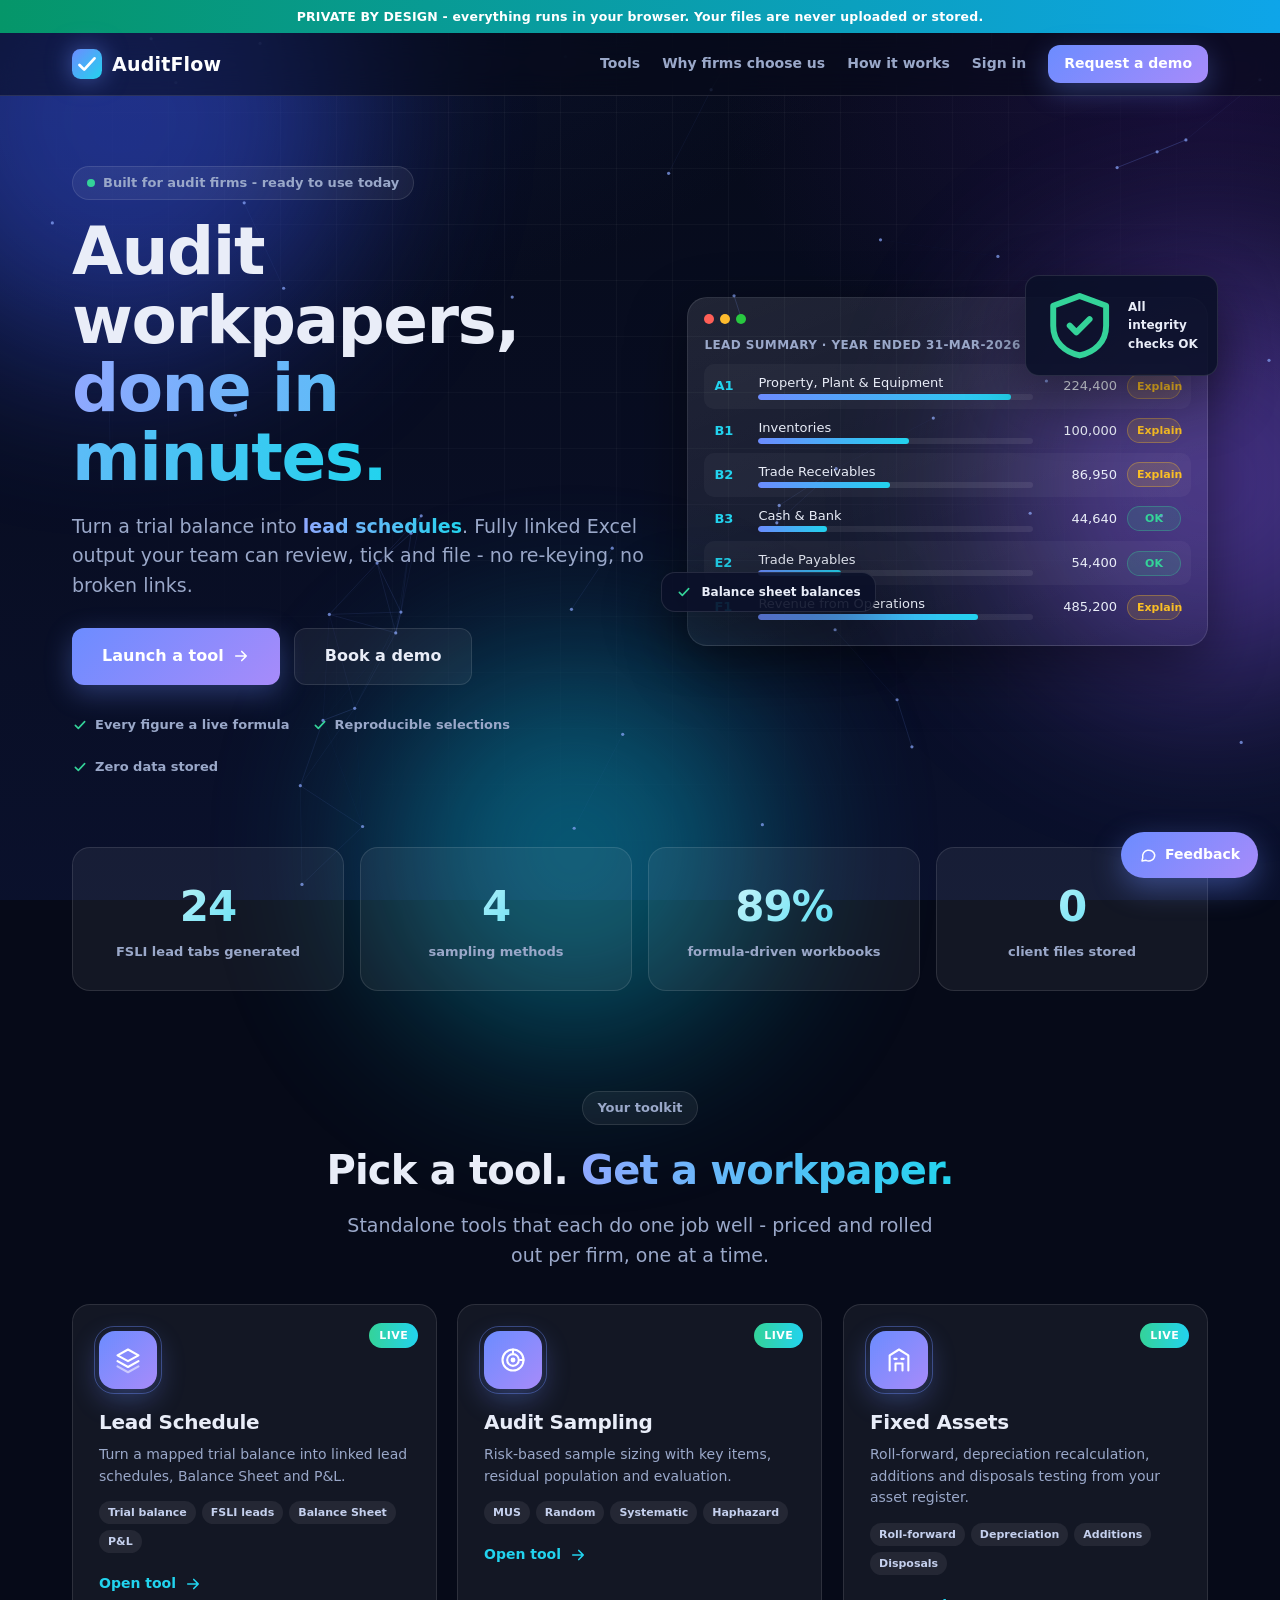
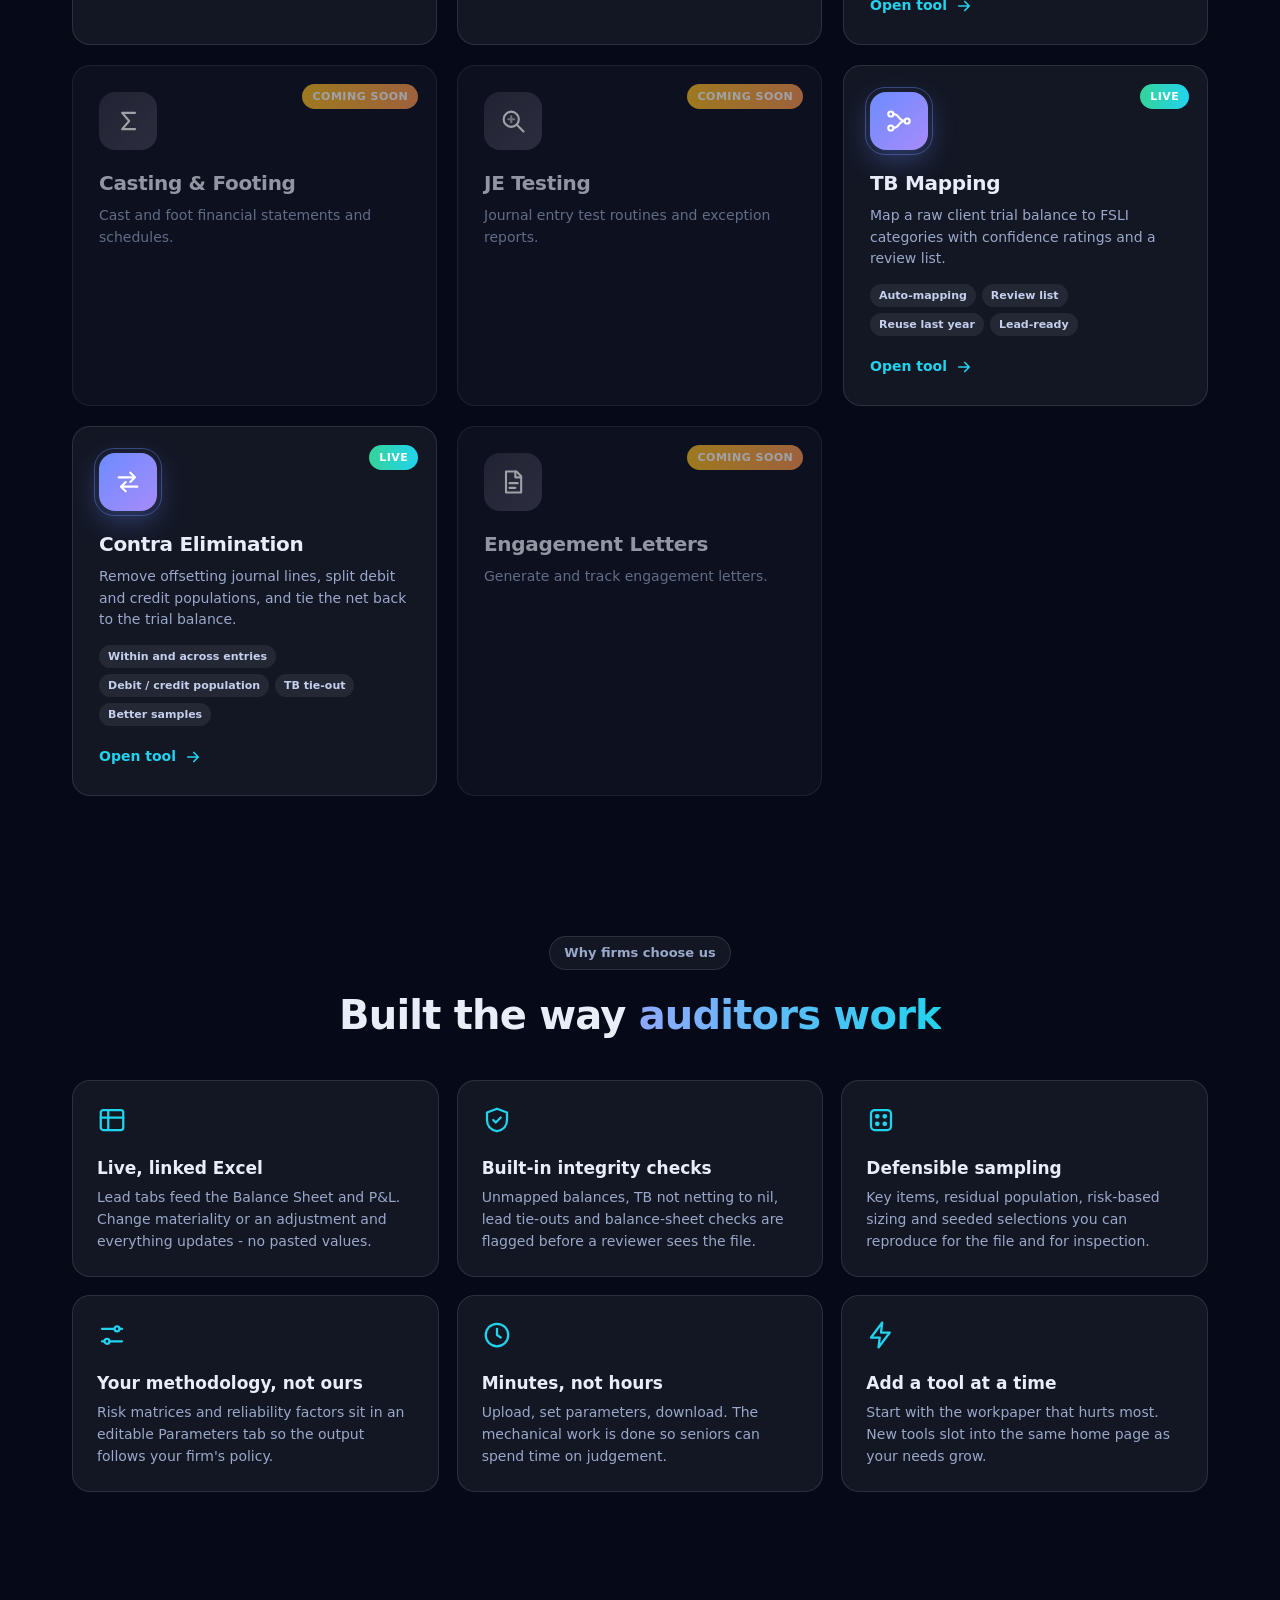
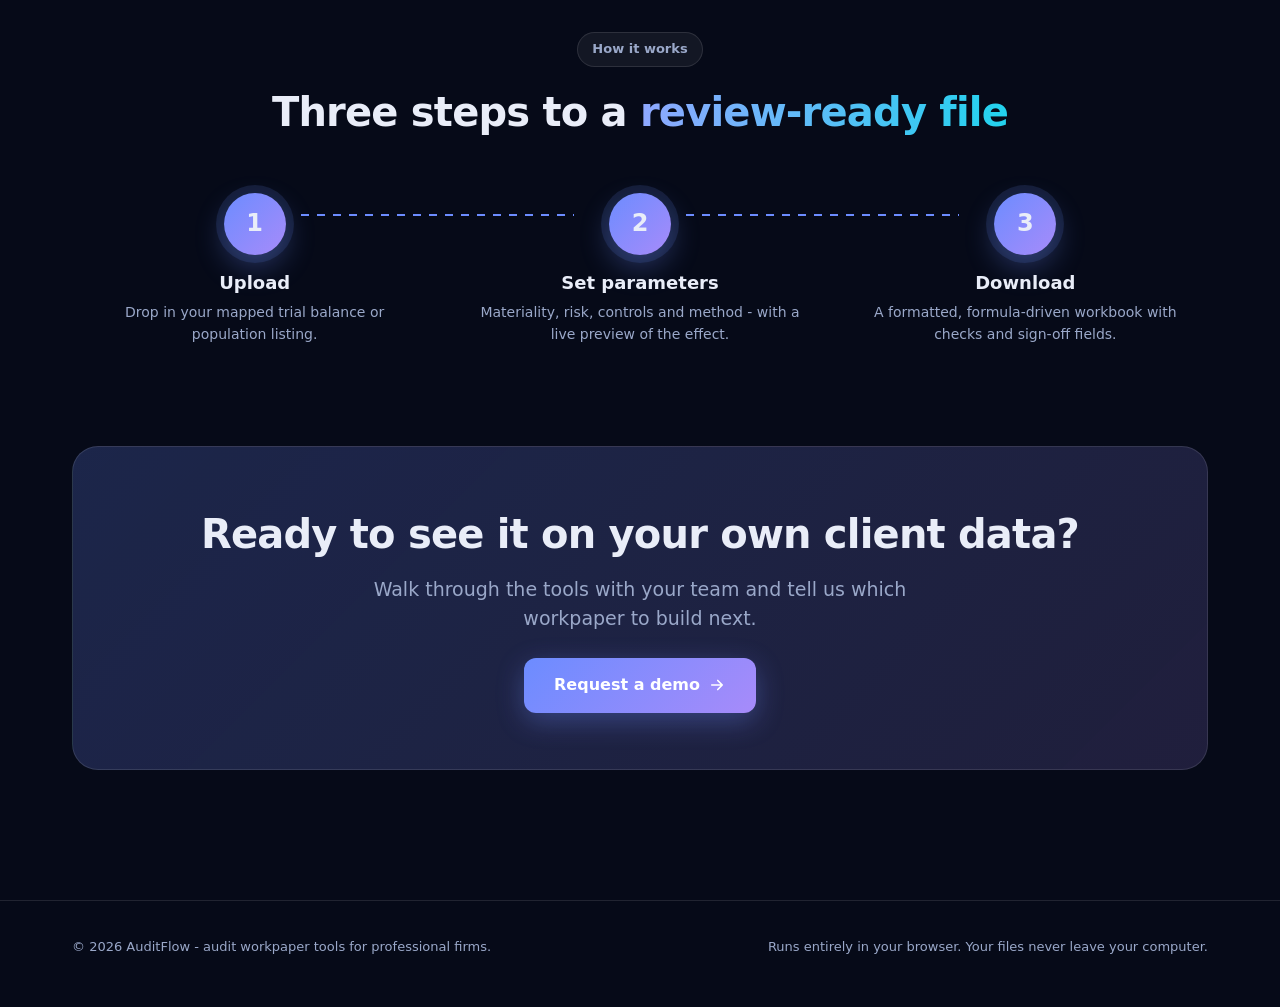
<file: index.html>
<!doctype html><html lang="en"><head><meta charset="utf-8">
<meta name="viewport" content="width=device-width,initial-scale=1"><title>Audit tools for modern firms - AuditFlow</title>
<link rel="stylesheet" href="assets/app.css"></head><body>
<div class="bg"></div><div class="blob b1"></div><div class="blob b2"></div><div class="blob b3"></div><canvas id="net"></canvas>
<div class="trialbar" style="background:linear-gradient(90deg,#059669,#0ea5e9)">PRIVATE BY DESIGN - everything runs in your browser. Your files are never uploaded or stored.</div>
<header class="nav"><div class="in"><a class="logo" href="index.html"><svg width="30" height="30" viewBox="0 0 32 32"><defs><linearGradient id="lg" x1="0" y1="0" x2="1" y2="1"><stop offset="0" stop-color="#6c8cff"/><stop offset="1" stop-color="#22d3ee"/></linearGradient></defs><rect width="32" height="32" rx="9" fill="url(#lg)"/><path d="M8 17l5 5 11-12" fill="none" stroke="#fff" stroke-width="3" stroke-linecap="round" stroke-linejoin="round"/></svg> AuditFlow</a>
 <nav class="links"><a href="index.html#tools">Tools</a><a href="index.html#why">Why firms choose us</a><a href="index.html#how">How it works</a>
 <a class="btn sm" href="mailto:ca.mayankchopra@gmail.com?subject=Demo%20request">Request a demo</a></nav></div></header>

<section class="hero"><div class="wrap g">
 <div>
  <span class="pill rv"><i></i> Built for audit firms - ready to use today</span>
  <h1 class="rv d1">Audit workpapers,<br><span class="grad">done in minutes.</span></h1>
  <p class="lead rv d2">Turn a trial balance into <b class="grad word" id="word" data-words='["lead schedules","financial statements","audit samples","review-ready files"]'>lead schedules</b>.
   Fully linked Excel output your team can review, tick and file - no re-keying, no broken links.</p>
  <div class="cta-row rv d3"><a class="btn lg" href="#tools">Launch a tool <svg viewBox="0 0 24 24" width="18" height="18" fill="none" stroke="currentColor" stroke-width="2.2" stroke-linecap="round" stroke-linejoin="round"><path d="M5 12h14M13 6l6 6-6 6"/></svg></a><a class="btn ghost lg" href="mailto:ca.mayankchopra@gmail.com?subject=Demo%20request">Book a demo</a></div>
  <div class="trust rv d4"><span><svg viewBox="0 0 24 24" width="16" height="16" fill="none" stroke="currentColor" stroke-width="2.4" stroke-linecap="round" stroke-linejoin="round"><path d="M5 12.5l4.5 4.5L19 7"/></svg> Every figure a live formula</span><span><svg viewBox="0 0 24 24" width="16" height="16" fill="none" stroke="currentColor" stroke-width="2.4" stroke-linecap="round" stroke-linejoin="round"><path d="M5 12.5l4.5 4.5L19 7"/></svg> Reproducible selections</span><span><svg viewBox="0 0 24 24" width="16" height="16" fill="none" stroke="currentColor" stroke-width="2.4" stroke-linecap="round" stroke-linejoin="round"><path d="M5 12.5l4.5 4.5L19 7"/></svg> Zero data stored</span></div>
 </div>
 <div class="rv d2" style="position:relative">
  <div class="mock"><div class="bar"><i></i><i></i><i></i></div><p class="t">Lead summary &middot; Year ended 31-Mar-2026</p>
   <div class="mrow" style="animation-delay:.2s"><b>A1</b><div><div>Property, Plant &amp; Equipment</div><div class="bargraph"><i style="--w:92%"></i></div></div><span class="n">224,400</span><span class="chip ex">Explain</span></div>
   <div class="mrow" style="animation-delay:.4s"><b>B1</b><div><div>Inventories</div><div class="bargraph"><i style="--w:55%"></i></div></div><span class="n">100,000</span><span class="chip ex">Explain</span></div>
   <div class="mrow" style="animation-delay:.6s"><b>B2</b><div><div>Trade Receivables</div><div class="bargraph"><i style="--w:48%"></i></div></div><span class="n">86,950</span><span class="chip ex">Explain</span></div>
   <div class="mrow" style="animation-delay:.8s"><b>B3</b><div><div>Cash &amp; Bank</div><div class="bargraph"><i style="--w:25%"></i></div></div><span class="n">44,640</span><span class="chip ok">OK</span></div>
   <div class="mrow" style="animation-delay:1s"><b>E2</b><div><div>Trade Payables</div><div class="bargraph"><i style="--w:30%"></i></div></div><span class="n">54,400</span><span class="chip ok">OK</span></div>
   <div class="mrow" style="animation-delay:1.2s"><b>F1</b><div><div>Revenue from Operations</div><div class="bargraph"><i style="--w:80%"></i></div></div><span class="n">485,200</span><span class="chip ex">Explain</span></div>
  </div>
  <div class="float-chip a"><svg viewBox="0 0 24 24" width="16" height="16" fill="none" stroke="currentColor" stroke-width="2.4" stroke-linecap="round" stroke-linejoin="round"><path d="M5 12.5l4.5 4.5L19 7"/></svg> Balance sheet balances</div>
  <div class="float-chip b"><svg viewBox="0 0 24 24" fill="none" stroke="currentColor" stroke-width="1.8" stroke-linecap="round" stroke-linejoin="round"><path d="M12 3l8 3v6c0 5-3.5 8-8 9-4.5-1-8-4-8-9V6z"/><path d="M9 12l2 2 4-4"/></svg> All integrity checks OK</div>
 </div>
</div></section>

<section style="padding:30px 0"><div class="wrap"><div class="stats">
 <div class="stat rv"><b data-count="27">0</b><span>FSLI lead tabs generated</span></div>
 <div class="stat rv d1"><b data-count="4">0</b><span>sampling methods</span></div>
 <div class="stat rv d2"><b data-count="100" data-suf="%">0</b><span>formula-driven workbooks</span></div>
 <div class="stat rv d3"><b data-count="0">0</b><span>client files stored</span></div>
</div></div></section>

<section id="tools"><div class="wrap">
 <div class="center"><span class="pill rv">Your toolkit</span><h2 class="rv d1" style="margin-top:14px">Pick a tool. <span class="grad">Get a workpaper.</span></h2>
 <p class="lead rv d2">Standalone tools that each do one job well - priced and rolled out per firm, one at a time.</p></div>
 <div class="tools">
 
  <a class="card rv d1" href="lead-schedule.html"><span class="badge live">LIVE</span>
   <div class="ic"><svg viewBox="0 0 24 24" fill="none" stroke="currentColor" stroke-width="1.8" stroke-linecap="round" stroke-linejoin="round"><path d="M12 3l9 5-9 5-9-5 9-5z"/><path d="M3 13l9 5 9-5"/><path d="M3 17.5l9 5 9-5" opacity=".55"/></svg></div><h3>Lead Schedule</h3><p>Turn a mapped trial balance into linked lead schedules, Balance Sheet and P&amp;L.</p>
   <div class="tags"><span>Trial balance</span><span>FSLI leads</span><span>Balance Sheet</span><span>P&amp;L</span></div><span class="go">Open tool <svg viewBox="0 0 24 24" width="18" height="18" fill="none" stroke="currentColor" stroke-width="2.2" stroke-linecap="round" stroke-linejoin="round"><path d="M5 12h14M13 6l6 6-6 6"/></svg></span>
  </a>
 
  <a class="card rv d2" href="sampling.html"><span class="badge live">LIVE</span>
   <div class="ic"><svg viewBox="0 0 24 24" fill="none" stroke="currentColor" stroke-width="1.8" stroke-linecap="round" stroke-linejoin="round"><circle cx="12" cy="12" r="9"/><circle cx="12" cy="12" r="5"/><circle cx="12" cy="12" r="1.2" fill="currentColor"/><path d="M12 3v3M21 12h-3"/></svg></div><h3>Audit Sampling</h3><p>Risk-based sample sizing with key items, residual population and evaluation.</p>
   <div class="tags"><span>MUS</span><span>Random</span><span>Systematic</span><span>Haphazard</span></div><span class="go">Open tool <svg viewBox="0 0 24 24" width="18" height="18" fill="none" stroke="currentColor" stroke-width="2.2" stroke-linecap="round" stroke-linejoin="round"><path d="M5 12h14M13 6l6 6-6 6"/></svg></span>
  </a>
 
  <a class="card rv d3" href="fixed-assets.html"><span class="badge live">LIVE</span>
   <div class="ic"><svg viewBox="0 0 24 24" fill="none" stroke="currentColor" stroke-width="1.8" stroke-linecap="round" stroke-linejoin="round"><path d="M4 21V8l8-5 8 5v13"/><path d="M9 21v-6h6v6M8 11h2M14 11h2"/></svg></div><h3>Fixed Assets</h3><p>Roll-forward, depreciation recalculation, additions and disposals testing from your asset register.</p>
   <div class="tags"><span>Roll-forward</span><span>Depreciation</span><span>Additions</span><span>Disposals</span></div><span class="go">Open tool <svg viewBox="0 0 24 24" width="18" height="18" fill="none" stroke="currentColor" stroke-width="2.2" stroke-linecap="round" stroke-linejoin="round"><path d="M5 12h14M13 6l6 6-6 6"/></svg></span>
  </a>
 
  <div class="card soon rv d4"><span class="badge">COMING SOON</span>
   <div class="ic"><svg viewBox="0 0 24 24" fill="none" stroke="currentColor" stroke-width="1.8" stroke-linecap="round" stroke-linejoin="round"><path d="M18 5H7l6 7-6 7h11"/></svg></div><h3>Casting &amp; Footing</h3><p>Cast and foot financial statements and schedules.</p>
   
  </div>
 
  <div class="card soon rv d5"><span class="badge">COMING SOON</span>
   <div class="ic"><svg viewBox="0 0 24 24" fill="none" stroke="currentColor" stroke-width="1.8" stroke-linecap="round" stroke-linejoin="round"><circle cx="10.5" cy="10.5" r="6.5"/><path d="M15.5 15.5L21 21"/><path d="M8 10.5h5M10.5 8v5" opacity=".6"/></svg></div><h3>JE Testing</h3><p>Journal entry test routines and exception reports.</p>
   
  </div>
 
  <a class="card rv d6" href="tb-mapping.html"><span class="badge live">LIVE</span>
   <div class="ic"><svg viewBox="0 0 24 24" fill="none" stroke="currentColor" stroke-width="1.8" stroke-linecap="round" stroke-linejoin="round"><circle cx="5" cy="6" r="2.2"/><circle cx="5" cy="18" r="2.2"/><circle cx="19" cy="12" r="2.2"/><path d="M7 6c6 0 4 6 10 6M7 18c6 0 4-6 10-6"/></svg></div><h3>TB Mapping</h3><p>Map a raw client trial balance to FSLI categories with confidence ratings and a review list.</p>
   <div class="tags"><span>Auto-mapping</span><span>Review list</span><span>Reuse last year</span><span>Lead-ready</span></div><span class="go">Open tool <svg viewBox="0 0 24 24" width="18" height="18" fill="none" stroke="currentColor" stroke-width="2.2" stroke-linecap="round" stroke-linejoin="round"><path d="M5 12h14M13 6l6 6-6 6"/></svg></span>
  </a>
 
  <a class="card rv d7" href="contra.html"><span class="badge live">LIVE</span>
   <div class="ic"><svg viewBox="0 0 24 24" fill="none" stroke="currentColor" stroke-width="1.8" stroke-linecap="round" stroke-linejoin="round"><path d="M4 8h14M14 4l4 4-4 4"/><path d="M20 16H6M10 12l-4 4 4 4"/></svg></div><h3>Contra Elimination</h3><p>Remove offsetting journal lines, split debit and credit populations, and tie the net back to the trial balance.</p>
   <div class="tags"><span>Within and across entries</span><span>Debit / credit population</span><span>TB tie-out</span><span>Better samples</span></div><span class="go">Open tool <svg viewBox="0 0 24 24" width="18" height="18" fill="none" stroke="currentColor" stroke-width="2.2" stroke-linecap="round" stroke-linejoin="round"><path d="M5 12h14M13 6l6 6-6 6"/></svg></span>
  </a>
 
  <div class="card soon rv d8"><span class="badge">COMING SOON</span>
   <div class="ic"><svg viewBox="0 0 24 24" fill="none" stroke="currentColor" stroke-width="1.8" stroke-linecap="round" stroke-linejoin="round"><path d="M6 3h9l4 4v14H6z"/><path d="M14 3v5h5M9 13h7M9 17h5"/></svg></div><h3>Engagement Letters</h3><p>Generate and track engagement letters.</p>
   
  </div>
 
 </div>
</div></section>

<section id="why"><div class="wrap">
 <div class="center"><span class="pill rv">Why firms choose us</span><h2 class="rv d1" style="margin-top:14px">Built the way <span class="grad">auditors work</span></h2></div>
 <div class="feats">
  <div class="feat rv"><svg viewBox="0 0 24 24" fill="none" stroke="currentColor" stroke-width="1.8" stroke-linecap="round" stroke-linejoin="round"><rect x="3" y="4" width="18" height="16" rx="2"/><path d="M3 10h18M9 4v16"/></svg><h4>Live, linked Excel</h4><p>Lead tabs feed the Balance Sheet and P&amp;L. Change materiality or an adjustment and everything updates - no pasted values.</p></div>
  <div class="feat rv d1"><svg viewBox="0 0 24 24" fill="none" stroke="currentColor" stroke-width="1.8" stroke-linecap="round" stroke-linejoin="round"><path d="M12 3l8 3v6c0 5-3.5 8-8 9-4.5-1-8-4-8-9V6z"/><path d="M9 12l2 2 4-4"/></svg><h4>Built-in integrity checks</h4><p>Unmapped balances, TB not netting to nil, lead tie-outs and balance-sheet checks are flagged before a reviewer sees the file.</p></div>
  <div class="feat rv d2"><svg viewBox="0 0 24 24" fill="none" stroke="currentColor" stroke-width="1.8" stroke-linecap="round" stroke-linejoin="round"><rect x="4" y="4" width="16" height="16" rx="3"/><circle cx="9" cy="9" r="1" fill="currentColor"/><circle cx="15" cy="15" r="1" fill="currentColor"/><circle cx="15" cy="9" r="1" fill="currentColor"/><circle cx="9" cy="15" r="1" fill="currentColor"/></svg><h4>Defensible sampling</h4><p>Key items, residual population, risk-based sizing and seeded selections you can reproduce for the file and for inspection.</p></div>
  <div class="feat rv d3"><svg viewBox="0 0 24 24" fill="none" stroke="currentColor" stroke-width="1.8" stroke-linecap="round" stroke-linejoin="round"><path d="M4 7h10M18 7h2M4 17h2M10 17h10"/><circle cx="16" cy="7" r="2"/><circle cx="8" cy="17" r="2"/></svg><h4>Your methodology, not ours</h4><p>Risk matrices and reliability factors sit in an editable Parameters tab so the output follows your firm's policy.</p></div>
  <div class="feat rv d4"><svg viewBox="0 0 24 24" fill="none" stroke="currentColor" stroke-width="1.8" stroke-linecap="round" stroke-linejoin="round"><circle cx="12" cy="12" r="9"/><path d="M12 7v5l3 2"/></svg><h4>Minutes, not hours</h4><p>Upload, set parameters, download. The mechanical work is done so seniors can spend time on judgement.</p></div>
  <div class="feat rv d5"><svg viewBox="0 0 24 24" fill="none" stroke="currentColor" stroke-width="1.8" stroke-linecap="round" stroke-linejoin="round"><path d="M13 2L4 14h7l-1 8 9-12h-7z"/></svg><h4>Add a tool at a time</h4><p>Start with the workpaper that hurts most. New tools slot into the same home page as your needs grow.</p></div>
 </div>
</div></section>

<section id="how"><div class="wrap">
 <div class="center"><span class="pill rv">How it works</span><h2 class="rv d1" style="margin-top:14px">Three steps to a <span class="grad">review-ready file</span></h2></div>
 <div class="steps">
  <div class="step rv"><div class="no">1</div><h4>Upload</h4><p>Drop in your mapped trial balance or population listing.</p></div>
  <div class="step rv d1"><div class="no">2</div><h4>Set parameters</h4><p>Materiality, risk, controls and method - with a live preview of the effect.</p></div>
  <div class="step rv d2"><div class="no">3</div><h4>Download</h4><p>A formatted, formula-driven workbook with checks and sign-off fields.</p></div>
 </div>
</div></section>

<section style="padding-top:20px"><div class="wrap"><div class="ctab rv">
 <h2>Ready to see it on your own client data?</h2><p class="lead" style="margin:0 auto 24px">Walk through the tools with your team and tell us which workpaper to build next.</p>
 <a class="btn lg" href="mailto:ca.mayankchopra@gmail.com?subject=Demo%20request">Request a demo <svg viewBox="0 0 24 24" width="18" height="18" fill="none" stroke="currentColor" stroke-width="2.2" stroke-linecap="round" stroke-linejoin="round"><path d="M5 12h14M13 6l6 6-6 6"/></svg></a></div></div></section>

<footer><div class="wrap in"><span>&copy; 2026 AuditFlow - audit workpaper tools for professional firms.</span>
<span>Runs entirely in your browser. Your files never leave your computer.</span></div></footer>
<div class="ov" id="ov"><div class="mbox" id="ovbox"></div></div>
<button class="fbbtn" id="fbBtn" type="button" aria-label="Give feedback"><svg width="18" height="18" viewBox="0 0 24 24" fill="none" stroke="currentColor" stroke-width="2" stroke-linecap="round" stroke-linejoin="round"><path d="M21 12a8 8 0 0 1-11.6 7.1L4 20l1-4.6A8 8 0 1 1 21 12z"/></svg> Feedback</button>
<div class="ov" id="fb"><div class="mbox" style="text-align:left;width:min(480px,94vw)">
 <h3 style="margin:0 0 4px;font-size:22px">How is it going?</h3><p class="hint" style="margin:0 0 6px">Tell us what worked, what broke, or what to build next.</p>
 <div class="stars" id="stars"><button type="button" data-v="1" aria-label="1 stars">&#9733;</button><button type="button" data-v="2" aria-label="2 stars">&#9733;</button><button type="button" data-v="3" aria-label="3 stars">&#9733;</button><button type="button" data-v="4" aria-label="4 stars">&#9733;</button><button type="button" data-v="5" aria-label="5 stars">&#9733;</button></div>
 <div class="seg" style="margin-top:10px"><label><input type="radio" name="fbcat" value="Idea" checked><span>Idea</span></label><label><input type="radio" name="fbcat" value="Bug"><span>Bug</span></label><label><input type="radio" name="fbcat" value="Praise"><span>Praise</span></label><label><input type="radio" name="fbcat" value="Question"><span>Question</span></label></div>
 <label class="f">Your feedback</label><textarea id="fbmsg" rows="4" maxlength="2000" placeholder="What would make this more useful for your firm?"></textarea>
 <label class="f">Email or name (optional)</label><input id="fbcontact" maxlength="200" placeholder="Only if you want a reply">
 <div class="err" id="fberr"></div>
 <div style="display:flex;gap:10px;margin-top:16px"><button class="btn" id="fbsend" type="button" style="flex:1;justify-content:center">Send feedback</button><button class="btn ghost" id="fbclose" type="button">Close</button></div>
</div></div>
<script src="assets/config.js"></script>
<script src="assets/app.js"></script></body></html>
</file>
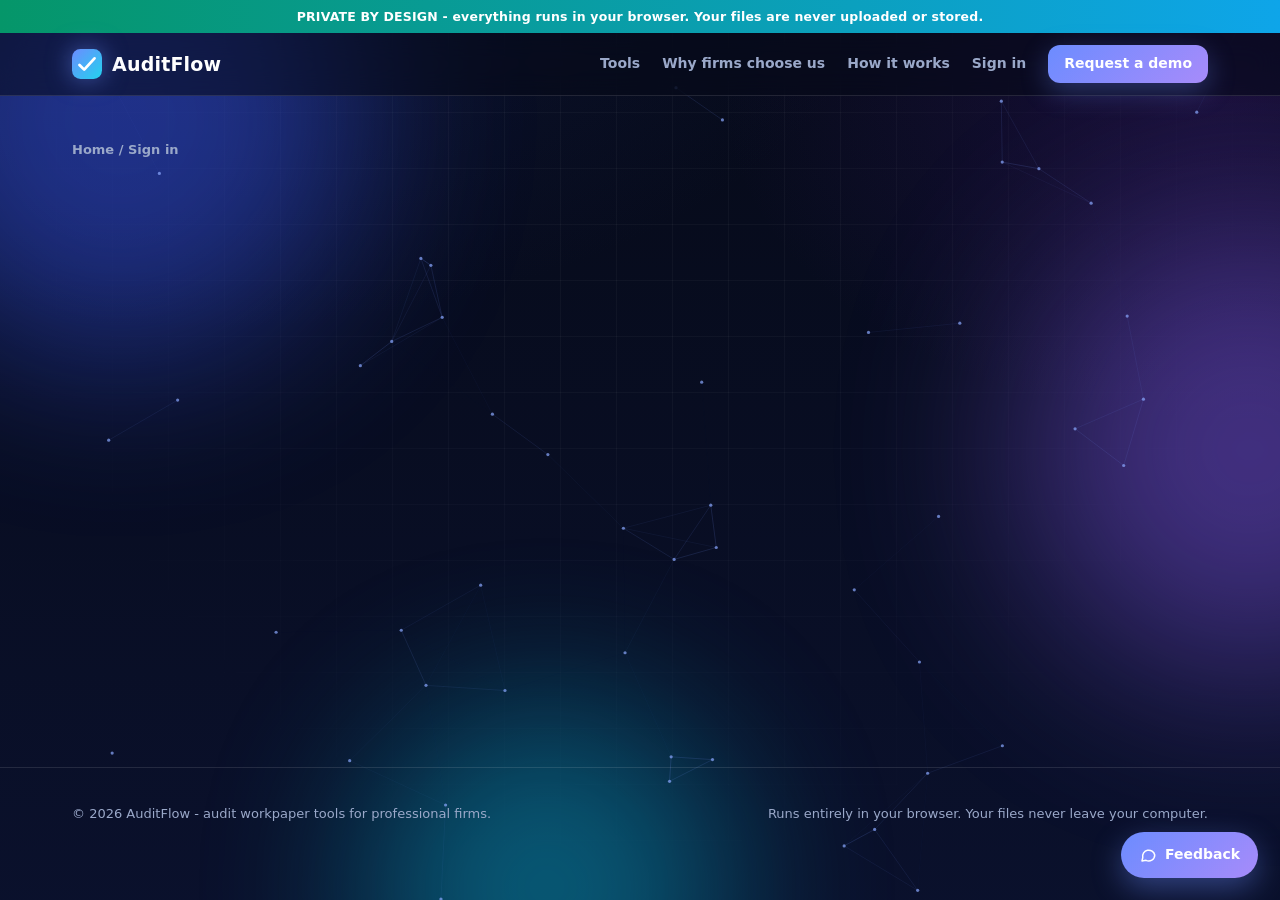
<file: account.html>
<!doctype html><html lang="en"><head><meta charset="utf-8">
<meta name="viewport" content="width=device-width,initial-scale=1"><title>My account - AuditFlow</title>
<link rel="stylesheet" href="assets/app.css"></head><body>
<div class="bg"></div><div class="blob b1"></div><div class="blob b2"></div><div class="blob b3"></div><canvas id="net"></canvas>
<div class="trialbar" style="background:linear-gradient(90deg,#059669,#0ea5e9)">PRIVATE BY DESIGN - everything runs in your browser. Your files are never uploaded or stored.</div>
<header class="nav"><div class="in"><a class="logo" href="index.html"><svg width="30" height="30" viewBox="0 0 32 32"><defs><linearGradient id="lg" x1="0" y1="0" x2="1" y2="1"><stop offset="0" stop-color="#6c8cff"/><stop offset="1" stop-color="#22d3ee"/></linearGradient></defs><rect width="32" height="32" rx="9" fill="url(#lg)"/><path d="M8 17l5 5 11-12" fill="none" stroke="#fff" stroke-width="3" stroke-linecap="round" stroke-linejoin="round"/></svg> AuditFlow</a>
 <nav class="links"><a href="index.html#tools">Tools</a><a href="index.html#why">Why firms choose us</a><a href="index.html#how">How it works</a>
 <a class="btn sm" href="mailto:ca.mayankchopra@gmail.com?subject=Demo%20request">Request a demo</a></nav></div></header>

<div class="wrap"><div class="phead">
 <div class="crumb"><a href="index.html">All tools</a> / My account</div>
 <h1 class="rv"><span class="grad">My</span> account</h1>
 <p class="lead rv d1">Your credits, tools and run history. Generated workpapers are not stored on any server - keep your downloads in your engagement folder.</p></div>
 <div id="acct"><p class="sub">Loading...</p></div></div>
<script>
addEventListener('load', async function () {
  const root = document.getElementById('acct');
  if (!window.AFB) { root.innerHTML = '<div class="panel"><p class="sub">Sign-in is not switched on for this site yet.</p></div>'; return; }
  const B = AFB, E = B.esc;
  await B.ready;
  if (!B.user()) { location.replace('login.html?next=account.html'); return; }
  const p = B.user(), me = B.me(), cur = me.currency || '';
  const d = s => s ? new Date(s).toLocaleString(undefined, { day: '2-digit', month: 'short', year: 'numeric', hour: '2-digit', minute: '2-digit' }) : '-';
  const label = t => ((me.rates || []).find(r => r.tool === t) || {}).label || t;
  let runs = [], led = [];
  try { runs = await B.get('runs?select=id,tool,client,status,started_at,manual_min,actual_min,rating,summary&order=started_at.desc&limit=200'); led = await B.get('credit_ledger?select=delta,reason,created_at&order=created_at.desc&limit=100'); } catch (e) { if (e.signedOut) { location.replace('login.html'); return; } }
  const timed = runs.filter(r => r.manual_min != null && r.actual_min != null && r.status !== 'failed');
  const saved = timed.reduce((a, r) => a + (r.manual_min - r.actual_min), 0);
  const done = runs.filter(r => r.status !== 'failed').length;
  root.innerHTML = `
  <div class="afgrid">
   <div class="afstat"><b>${p.credits}</b><span>Credits left</span></div>
   <div class="afstat"><b>${done}</b><span>Runs so far</span></div>
   <div class="afstat"><b>${(saved / 60).toFixed(1)} h</b><span>Time saved (as you reported)</span><small>${timed.length} timed run${timed.length === 1 ? '' : 's'}</small></div>
   <div class="afstat"><b style="font-size:18px">${E(p.full_name || '')}</b><span>${E(p.email)}</span><small>${p.role === 'admin' ? 'Administrator' : 'User'}</small></div>
  </div>
  <div class="panel"><h3 style="margin-top:0">Tools and credits</h3><div class="tscroll"><table class="aftable"><thead><tr><th>Tool</th><th class="num">Credits per run</th><th></th></tr></thead><tbody>
   ${(me.rates || []).filter(r => r.active).map(r => `<tr><td>${E(r.label)}</td><td class="num">${r.credits}</td><td><a class="afsm" href="${E(r.tool)}.html">Open</a></td></tr>`).join('')}</tbody></table></div></div>
  <div class="panel"><h3 style="margin-top:0">My runs</h3>${runs.length ? `<div class="tscroll"><table class="aftable"><thead><tr><th>When</th><th>Tool</th><th>Client</th><th>Result</th><th class="num">By hand (min)</th><th class="num">With tool (min)</th></tr></thead><tbody>
   ${runs.map(r => `<tr><td>${d(r.started_at)}</td><td>${E(label(r.tool))}</td><td>${E(r.client || '-')}</td><td><span class="afpill ${r.status === 'done' ? 'ok' : (r.status === 'failed' ? 'bad' : 'wa')}">${r.status === 'failed' ? 'failed - refunded' : r.status}</span></td><td class="num">${r.manual_min == null ? '-' : r.manual_min}</td><td class="num">${r.actual_min == null ? '-' : r.actual_min}</td></tr>`).join('')}</tbody></table></div>` : '<p class="sub">No runs yet. Open a tool to get started.</p>'}</div>
  <div class="panel"><h3 style="margin-top:0">Credit history</h3>${led.length ? `<div class="tscroll"><table class="aftable"><thead><tr><th>When</th><th>Reason</th><th class="num">Credits</th></tr></thead><tbody>${led.map(l => `<tr><td>${d(l.created_at)}</td><td>${E(l.reason || '')}</td><td class="num">${l.delta > 0 ? '+' : ''}${l.delta}</td></tr>`).join('')}</tbody></table></div>` : '<p class="sub">Nothing yet.</p>'}</div>
  <div class="panel"><h3 style="margin-top:0">Password</h3><div id="pwmsg" class="err" style="display:none"></div><form id="pwf" class="afrow"><div><label class="f">New password (8+ characters)</label><input type="password" name="pw" autocomplete="new-password"></div><div><button class="btn sm">Change password</button></div></form></div>
  <div class="panel"><button class="btn ghost" id="out">Sign out</button></div>`;
  document.getElementById('out').onclick = async () => { await B.signOut(); location.href = 'login.html'; };
  document.getElementById('pwf').onsubmit = async ev => {
    ev.preventDefault(); const m = document.getElementById('pwmsg'), v = ev.target.elements.pw.value;
    if (v.length < 8) { m.textContent = 'Please choose at least 8 characters.'; m.className = 'err show'; m.style.display = 'block'; return; }
    try { await B.setPassword(v); m.textContent = 'Password changed.'; m.className = 'afwarn'; ev.target.reset(); } catch (e) { m.textContent = e.message; m.className = 'err show'; }
    m.style.display = 'block';
  };
});
</script>

<footer><div class="wrap in"><span>&copy; 2026 AuditFlow - audit workpaper tools for professional firms.</span>
<span>Runs entirely in your browser. Your files never leave your computer.</span></div></footer>
<div class="ov" id="ov"><div class="mbox" id="ovbox"></div></div>
<button class="fbbtn" id="fbBtn" type="button" aria-label="Give feedback"><svg width="18" height="18" viewBox="0 0 24 24" fill="none" stroke="currentColor" stroke-width="2" stroke-linecap="round" stroke-linejoin="round"><path d="M21 12a8 8 0 0 1-11.6 7.1L4 20l1-4.6A8 8 0 1 1 21 12z"/></svg> Feedback</button>
<div class="ov" id="fb"><div class="mbox" style="text-align:left;width:min(480px,94vw)">
 <h3 style="margin:0 0 4px;font-size:22px">How is it going?</h3><p class="hint" style="margin:0 0 6px">Tell us what worked, what broke, or what to build next.</p>
 <div class="stars" id="stars"><button type="button" data-v="1" aria-label="1 stars">&#9733;</button><button type="button" data-v="2" aria-label="2 stars">&#9733;</button><button type="button" data-v="3" aria-label="3 stars">&#9733;</button><button type="button" data-v="4" aria-label="4 stars">&#9733;</button><button type="button" data-v="5" aria-label="5 stars">&#9733;</button></div>
 <div class="seg" style="margin-top:10px"><label><input type="radio" name="fbcat" value="Idea" checked><span>Idea</span></label><label><input type="radio" name="fbcat" value="Bug"><span>Bug</span></label><label><input type="radio" name="fbcat" value="Praise"><span>Praise</span></label><label><input type="radio" name="fbcat" value="Question"><span>Question</span></label></div>
 <label class="f">Your feedback</label><textarea id="fbmsg" rows="4" maxlength="2000" placeholder="What would make this more useful for your firm?"></textarea>
 <label class="f">Email or name (optional)</label><input id="fbcontact" maxlength="200" placeholder="Only if you want a reply">
 <div class="err" id="fberr"></div>
 <div style="display:flex;gap:10px;margin-top:16px"><button class="btn" id="fbsend" type="button" style="flex:1;justify-content:center">Send feedback</button><button class="btn ghost" id="fbclose" type="button">Close</button></div>
</div></div>
<script src="assets/config.js"></script>
<script src="assets/app.js"></script></body></html>
</file>
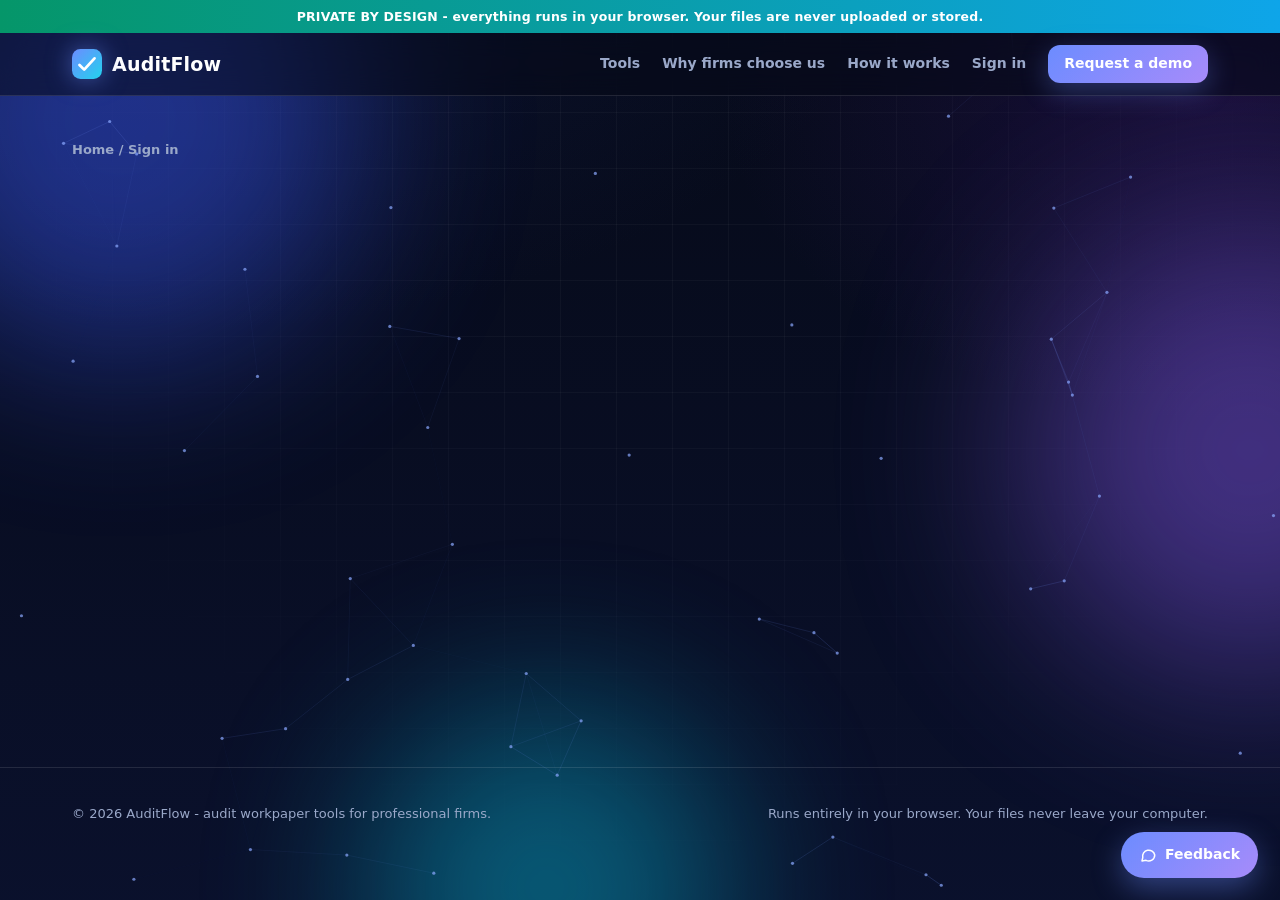
<file: admin.html>
<!doctype html><html lang="en"><head><meta charset="utf-8">
<meta name="viewport" content="width=device-width,initial-scale=1"><title>Admin dashboard - AuditFlow</title>
<link rel="stylesheet" href="assets/app.css"></head><body>
<div class="bg"></div><div class="blob b1"></div><div class="blob b2"></div><div class="blob b3"></div><canvas id="net"></canvas>
<div class="trialbar" style="background:linear-gradient(90deg,#059669,#0ea5e9)">PRIVATE BY DESIGN - everything runs in your browser. Your files are never uploaded or stored.</div>
<header class="nav"><div class="in"><a class="logo" href="index.html"><svg width="30" height="30" viewBox="0 0 32 32"><defs><linearGradient id="lg" x1="0" y1="0" x2="1" y2="1"><stop offset="0" stop-color="#6c8cff"/><stop offset="1" stop-color="#22d3ee"/></linearGradient></defs><rect width="32" height="32" rx="9" fill="url(#lg)"/><path d="M8 17l5 5 11-12" fill="none" stroke="#fff" stroke-width="3" stroke-linecap="round" stroke-linejoin="round"/></svg> AuditFlow</a>
 <nav class="links"><a href="index.html#tools">Tools</a><a href="index.html#why">Why firms choose us</a><a href="index.html#how">How it works</a>
 <a class="btn sm" href="mailto:ca.mayankchopra@gmail.com?subject=Demo%20request">Request a demo</a></nav></div></header>

<div class="wrap"><div class="phead">
 <div class="crumb"><a href="index.html">All tools</a> / Admin dashboard</div>
 <h1 class="rv"><span class="grad">Admin</span> dashboard</h1>
 <p class="lead rv d1">Who signed in, which tools they used, how often, what it is worth, the time saved they reported, and their feedback. You control every user's credits.</p></div>
 <div id="adm"><p class="sub">Loading...</p></div></div>
<script>
addEventListener('load', async function () {
  const root = document.getElementById('adm');
  if (!window.AFB) { root.innerHTML = '<div class="panel"><p class="sub">Sign-in is not switched on for this site yet.</p></div>'; return; }
  const B = AFB, E = B.esc;
  await B.ready;
  if (!B.user()) { location.replace('login.html?next=admin.html'); return; }
  if (B.user().role !== 'admin') { root.innerHTML = '<div class="panel"><h3 style="margin-top:0">Administrators only</h3><p class="sub">Your account does not have access to this page.</p></div>'; return; }
  let D = null, tab = 'overview', fUser = '', fTool = '', fbTool = '', fbShow = 'all';
  const dt = s => s ? new Date(s).toLocaleString(undefined, { day: '2-digit', month: 'short', hour: '2-digit', minute: '2-digit' }) : 'never';
  const dfull = s => s ? new Date(s).toLocaleString(undefined, { day: '2-digit', month: 'short', year: 'numeric', hour: '2-digit', minute: '2-digit' }) : '-';
  const cur = () => (D.settings.currency || '');
  const money = x => cur() + Number(x || 0).toLocaleString(undefined, { maximumFractionDigits: 0 });
  const hrs = m => (m / 60).toFixed(1);
  const rate = () => parseFloat(D.settings.hourly_rate || '0') || 0;
  const label = t => { const x = D.tools.find(r => r.tool === t); return x ? x.label : t; };
  const stars = n => n ? '&#9733;'.repeat(n) + '<span style="opacity:.25">' + '&#9733;'.repeat(5 - n) + '</span>' : '-';
  const fbKey = f => { const k = String(f.page || '').replace(/\.html$/, ''); return D.tools.some(x => x.tool === k) ? k : '_general'; };
  const fbStats = () => { const o = {}; D.feedback.forEach(f => { const k = fbKey(f); (o[k] = o[k] || { n: 0, pub: 0 }); o[k].n++; if (f.published) o[k].pub++; }); return o; };
  const toast = (m, bad) => { const e = document.getElementById('toast'); if (e) { e.textContent = m; e.className = bad ? 'err show' : 'afwarn'; e.style.display = 'block'; scrollTo({ top: 0, behavior: 'smooth' }); } };
  async function load() { try { D = await B.dashboard(); } catch (e) { if (e.signedOut) { location.replace('login.html?next=admin.html'); return false; } root.innerHTML = '<div class="err show" style="display:block">' + E(e.message) + '</div>'; return false; } return true; }
  async function act(fn, ok) { try { await fn(); if (await load()) { draw(); toast(ok); } } catch (e) { toast(e.message, true); } }
  function csv(name, rows) {
    const q = v => { v = v == null ? '' : String(v); return /[",\n]/.test(v) ? '"' + v.replace(/"/g, '""') + '"' : v; };
    const a = document.createElement('a'); a.href = URL.createObjectURL(new Blob(['﻿' + rows.map(r => r.map(q).join(',')).join('\n')], { type: 'text/csv' }));
    a.download = name; document.body.appendChild(a); a.click(); a.remove();
  }
  function overview() {
    const t = D.totals, sv = t.manual_min - t.actual_min, allZero = D.tools.every(x => +x.rate === 0);
    return `${allZero ? '<div class="afwarn">No rate per run is set yet, so cost shows as zero. Open <b>Settings</b> and enter a rate for each tool.</div>' : ''}
    <div class="afgrid">
      <div class="afstat"><b>${t.users}</b><span>Users</span><small>${t.active_7d} signed in during the last 7 days</small></div>
      <div class="afstat"><b>${t.logins_30d}</b><span>Logins in 30 days</span></div>
      <div class="afstat"><b>${t.runs}</b><span>Tool runs</span><small>${t.runs_7d} in the last 7 days</small></div>
      <div class="afstat"><b>${money(t.cost)}</b><span>Cost incurred</span><small>runs x rate per run</small></div>
      <div class="afstat"><b>${t.credits_used}</b><span>Credits used</span><small>${t.credits_outstanding} still unused</small></div>
      <div class="afstat"><b>${hrs(sv)} h</b><span>Time saved (reported)</span><small>${t.timed_runs} timed run${t.timed_runs === 1 ? '' : 's'}${rate() ? ' &middot; worth ' + money(sv / 60 * rate()) : ''}</small></div>
      <div class="afstat"><b>${D.feedback.length}</b><span>Feedback received</span><small>${D.feedback.filter(f => f.published).length} published on the home page</small></div>
    </div>
    <div class="panel"><div style="display:flex;justify-content:space-between;gap:10px;flex-wrap:wrap;align-items:center;margin-bottom:6px"><h3 style="margin:0">By tool</h3><button class="afsm" id="xl">Download Excel</button></div><div class="tscroll"><table class="aftable"><thead><tr><th>Tool</th><th class="num">Runs</th><th class="num">Users</th><th class="num">Rate / run</th><th class="num">Cost</th><th class="num">Avg by hand (min)</th><th class="num">Avg with tool (min)</th><th>Avg rating</th><th>Feedback</th></tr></thead><tbody>
    ${D.tools.map(x => { const fs = fbStats()[x.tool]; return `<tr><td>${E(x.label)} ${x.active ? '' : '<span class="afpill">off</span>'}</td><td class="num">${x.runs}</td><td class="num">${x.users}</td><td class="num">${money(x.rate)}</td><td class="num">${money(x.cost)}</td><td class="num">${x.avg_manual == null ? '-' : x.avg_manual}</td><td class="num">${x.avg_actual == null ? '-' : x.avg_actual}</td><td>${stars(Math.round(x.avg_rating || 0))}</td><td>${fs ? `<a href="#" data-fbt="${E(x.tool)}">${fs.n} comment${fs.n === 1 ? '' : 's'}</a>${fs.pub ? ' <span class="afpill ok">' + fs.pub + ' published</span>' : ''}` : '-'}</td></tr>`; }).join('')}
    ${(() => { const g = fbStats()._general; return g ? `<tr><td><i>General (not about one tool)</i></td><td colspan="7"></td><td><a href="#" data-fbt="_general">${g.n} comment${g.n === 1 ? '' : 's'}</a>${g.pub ? ' <span class="afpill ok">' + g.pub + ' published</span>' : ''}</td></tr>` : ''; })()}</tbody></table></div><p class="hint">Click a feedback count to read and publish those comments. Download Excel gives you this overview with the users, runs, feedback and logins behind it.</p></div>`;
  }
  function users() {
    return `<div class="panel"><h3 style="margin-top:0">Invite a user</h3><p class="sub">Only invited emails can create a password. They sign up on the sign-in page ("First time here").</p>
      <form id="inv" class="afrow"><div><label class="f">Email</label><input type="email" name="email" required></div><div><label class="f">Name</label><input name="name"></div><div style="flex:0 1 110px"><label class="f">Credits</label><input type="number" name="credits" min="0" value="10"></div><div style="flex:0 0 auto"><button class="btn sm">Invite</button></div></form>
      ${D.invites.length ? '<h4 style="margin:18px 0 6px">Invited, not signed up yet</h4><div class="tscroll"><table class="aftable"><tbody>' + D.invites.map(i => `<tr><td>${E(i.email)}</td><td>${E(i.name || '')}</td><td class="num">${i.credits} credits</td><td><button class="afsm bad" data-rm="${E(i.email)}">Remove</button></td></tr>`).join('') + '</tbody></table></div>' : ''}</div>
    <div class="panel"><div style="display:flex;justify-content:space-between;gap:10px;flex-wrap:wrap"><h3 style="margin:0 0 10px">Users</h3><button class="afsm" id="csvu">Download CSV</button></div><div class="tscroll"><table class="aftable"><thead><tr><th>User</th><th>Status</th><th class="num">Credits</th><th class="num">Logins</th><th>Last login</th><th class="num">Runs</th><th>Tools used</th><th class="num">Cost</th><th class="num">Saved (h)</th><th>Credits</th><th></th></tr></thead><tbody>
    ${D.users.map(u => `<tr><td class="wr"><b>${E(u.name || '')}</b>${u.role === 'admin' ? ' <span class="afpill">admin</span>' : ''}<br><span class="hint">${E(u.email)}</span></td><td><span class="afpill ${u.status === 'active' ? 'ok' : 'bad'}">${u.status}</span></td><td class="num"><b>${u.credits}</b></td><td class="num">${u.login_count}</td><td>${dt(u.last_login)}</td><td class="num">${u.runs}</td><td class="wr">${Object.keys(u.by_tool || {}).map(t => E(label(t)) + ' <b>' + u.by_tool[t] + '</b>').join(' &middot; ') || '-'}</td><td class="num">${money(u.cost)}</td><td class="num">${hrs(u.manual_min - u.actual_min)}</td>
      <td><span style="display:inline-flex;gap:6px"><input type="number" value="5" data-cr="${u.id}"><button class="afsm" data-add="${u.id}">Add</button></span></td>
      <td>${u.role === 'admin' ? '' : `<button class="afsm ${u.status === 'active' ? 'bad' : ''}" data-st="${u.id}" data-to="${u.status === 'active' ? 'disabled' : 'active'}">${u.status === 'active' ? 'Disable' : 'Enable'}</button>`}</td></tr>`).join('')}</tbody></table></div>
      <p class="hint">Credits: type a number and press Add. Use a negative number to take credits away. A run that fails is refunded automatically.</p></div>`;
  }
  function usage() {
    const emails = [...new Set(D.runs.map(r => r.email))], tools = [...new Set(D.runs.map(r => r.tool))];
    const rs = D.runs.filter(r => (!fUser || r.email === fUser) && (!fTool || r.tool === fTool));
    return `<div class="panel"><div style="display:flex;justify-content:space-between;gap:10px;flex-wrap:wrap;align-items:flex-end"><h3 style="margin:0">Recent runs</h3>
      <span style="display:flex;gap:8px;flex-wrap:wrap"><select id="fu" style="width:auto"><option value="">All users</option>${emails.map(e => `<option ${e === fUser ? 'selected' : ''}>${E(e)}</option>`).join('')}</select><select id="ft" style="width:auto"><option value="">All tools</option>${tools.map(t => `<option value="${E(t)}" ${t === fTool ? 'selected' : ''}>${E(label(t))}</option>`).join('')}</select><button class="afsm" id="csvr">Download CSV</button></span></div>
      <div class="tscroll"><table class="aftable"><thead><tr><th>When</th><th>User</th><th>Tool</th><th>Client</th><th>Result</th><th class="num">Cost</th><th class="num">By hand</th><th class="num">With tool</th><th>Rating</th></tr></thead><tbody>
      ${rs.map(r => `<tr><td>${dfull(r.started_at)}</td><td>${E(r.name || r.email)}</td><td>${E(label(r.tool))}</td><td>${E(r.client || '-')}</td><td><span class="afpill ${r.status === 'done' ? 'ok' : (r.status === 'failed' ? 'bad' : 'wa')}">${r.status}</span></td><td class="num">${r.status === 'failed' ? '-' : money(r.rate)}</td><td class="num">${r.manual_min == null ? '-' : r.manual_min}</td><td class="num">${r.actual_min == null ? '-' : r.actual_min}</td><td>${stars(r.rating)}</td></tr>`).join('') || '<tr><td colspan="9" class="hint">No runs yet.</td></tr>'}</tbody></table></div></div>
      <div class="panel"><h3 style="margin-top:0">Recent logins</h3><div class="tscroll"><table class="aftable"><tbody>${D.logins.slice(0, 60).map(l => `<tr><td>${dfull(l.at)}</td><td>${E(l.name || '')}</td><td>${E(l.email)}</td></tr>`).join('') || '<tr><td class="hint">No logins yet.</td></tr>'}</tbody></table></div></div>`;
  }
  function feedback() {
    const st = fbStats(), tools = D.tools.filter(x => st[x.tool]).map(x => [x.tool, x.label]).concat(st._general ? [['_general', 'General']] : []);
    const list = D.feedback.filter(f => (!fbTool || fbKey(f) === fbTool) && (fbShow === 'all' || (fbShow === 'published') === !!f.published));
    const pubN = D.feedback.filter(f => f.published).length;
    return `<div class="panel"><div style="display:flex;justify-content:space-between;gap:10px;flex-wrap:wrap;align-items:flex-end"><h3 style="margin:0">Feedback (${list.length}${list.length !== D.feedback.length ? ' of ' + D.feedback.length : ''})</h3>
      <span style="display:flex;gap:8px;flex-wrap:wrap"><select id="fbt" style="width:auto"><option value="">All tools</option>${tools.map(([k, l]) => `<option value="${E(k)}" ${k === fbTool ? 'selected' : ''}>${E(l)}</option>`).join('')}</select>
      <select id="fbs" style="width:auto"><option value="all" ${fbShow === 'all' ? 'selected' : ''}>All</option><option value="published" ${fbShow === 'published' ? 'selected' : ''}>Published (${pubN})</option><option value="unpublished" ${fbShow === 'unpublished' ? 'selected' : ''}>Not published</option></select></span></div>
      <p class="hint" style="margin:8px 0 12px">Press <b>Publish</b> on good feedback to show it on your home page as a testimonial: first name and last initial, the comment, the star rating and the tool. Email addresses are never shown. Read each comment first and make sure it names no client. You can unpublish at any time.</p>
      ${list.map(f => `<div class="affb ${f.published ? 'pub' : ''}"><div class="m"><b>${E(f.name || f.email)}</b> &middot; ${dfull(f.created_at)} &middot; ${E(f.category || '')} &middot; ${E(f.page || '')} &middot; ${stars(f.rating)} ${f.published ? '<span class="afpill ok">Published</span>' : ''}</div>
        <div class="affbrow"><p>${E(f.message || '')}</p><button class="afsm ${f.published ? 'bad' : 'pubbtn'}" data-pub="${f.id}" data-on="${f.published ? 0 : 1}">${f.published ? 'Unpublish' : 'Publish'}</button></div></div>`).join('') || '<p class="sub">No feedback to show.</p>'}</div>`;
  }
  function exportExcel() {
    const t = D.totals, sv = t.manual_min - t.actual_min, st = fbStats(), N = x => x == null || x === '' ? null : Number(x), d = s => s ? new Date(s) : null;
    const now = new Date(), nm = 'AuditFlow_overview_' + now.toISOString().slice(0, 10) + '.xlsx';
    const summary = [[{ v: 'AuditFlow usage overview', s: 5 }], ['Generated', now], ['Currency', D.settings.currency || ''], [], [{ v: 'Metric', s: 1 }, { v: 'Value', s: 1 }, { v: 'Note', s: 1 }],
      ['Users (excluding administrators)', N(t.users)], ['Users signed in during the last 7 days', N(t.active_7d)], ['Logins in the last 30 days', N(t.logins_30d)],
      ['Tool runs (successful)', N(t.runs), 'Failed runs are refunded and not counted'], ['Tool runs in the last 7 days', N(t.runs_7d)],
      ['Cost incurred', N(t.cost), 'Runs x rate per run in force on the day of the run'], ['Credits used', N(t.credits_used)], ['Credits still unused', N(t.credits_outstanding)],
      ['Timed runs (users reported their time)', N(t.timed_runs)], ['Time by hand, reported (hours)', +hrs(t.manual_min)], ['Time with the tool, reported (hours)', +hrs(t.actual_min)], ['Time saved (hours)', +hrs(sv)],
      ['Staff cost per hour', N(D.settings.hourly_rate), 'Set in Settings'], ['Value of time saved', rate() ? Math.round(sv / 60 * rate()) : null, 'Time saved x staff cost per hour'],
      ['Feedback received', D.feedback.length], ['Feedback published', D.feedback.filter(f => f.published).length]];
    const byTool = [['Tool', 'Available', 'Runs', 'Users', 'Rate per run', 'Credits per run', 'Cost', 'Avg minutes by hand', 'Avg minutes with tool', 'Avg rating', 'Feedback comments', 'Feedback published']]
      .concat(D.tools.map(x => { const f = st[x.tool] || { n: 0, pub: 0 }; return [x.label, x.active ? 'Yes' : 'No', N(x.runs), N(x.users), N(x.rate), N(x.credits), N(x.cost), N(x.avg_manual), N(x.avg_actual), N(x.avg_rating), f.n, f.pub]; }))
      .concat(st._general ? [['General (not about one tool)', '', '', '', '', '', '', '', '', '', st._general.n, st._general.pub]] : []);
    const users = [['Name', 'Email', 'Role', 'Status', 'Credits left', 'Logins', 'Last login', 'Runs', 'Tools used', 'Cost', 'Minutes by hand', 'Minutes with tool', 'Hours saved']]
      .concat(D.users.map(u => [u.name || '', u.email, u.role, u.status, N(u.credits), N(u.login_count), d(u.last_login), N(u.runs), Object.keys(u.by_tool || {}).map(k => label(k) + ' x' + u.by_tool[k]).join(', '), N(u.cost), N(u.manual_min), N(u.actual_min), +hrs(u.manual_min - u.actual_min)]));
    const runs = [['When', 'User', 'Email', 'Tool', 'Client', 'Status', 'Rate', 'Minutes by hand', 'Minutes with tool', 'Rating']]
      .concat(D.runs.map(r => [d(r.started_at), r.name || '', r.email, label(r.tool), r.client || '', r.status, r.status === 'failed' ? null : N(r.rate), N(r.manual_min), N(r.actual_min), N(r.rating)]));
    const fb = [['When', 'User', 'Email', 'Tool / page', 'Category', 'Rating', 'Comment', 'Published']]
      .concat(D.feedback.map(f => [d(f.created_at), f.name || '', f.email, f.page || '', f.category || '', N(f.rating), { v: f.message || '', s: 6 }, f.published ? 'Yes' : 'No']));
    const logins = [['When', 'Name', 'Email']].concat(D.logins.map(l => [d(l.at), l.name || '', l.email]));
    B.saveBlob(nm, B.xlsx([
      { name: 'Summary', rows: summary, widths: [44, 18, 52], grid: false },
      { name: 'By tool', rows: byTool, header: true, widths: [30, 11, 8, 8, 13, 14, 12, 18, 20, 11, 17, 18] },
      { name: 'Users', rows: users, header: true, widths: [22, 30, 9, 10, 12, 9, 20, 7, 40, 10, 15, 17, 12] },
      { name: 'Runs', rows: runs, header: true, widths: [20, 22, 30, 20, 22, 10, 9, 15, 17, 8] },
      { name: 'Feedback', rows: fb, header: true, widths: [20, 22, 30, 22, 12, 8, 70, 11] },
      { name: 'Logins', rows: logins, header: true, widths: [20, 22, 30] }]));
  }
  function settings() {
    return `<div class="panel"><h3 style="margin-top:0">Rate per run and credits per run</h3><p class="sub">The rate is the notional charge-out for one run of the tool. Cost on the dashboard = number of runs x the rate in force on the day of the run.</p>
      <div class="tscroll"><table class="aftable"><thead><tr><th>Tool</th><th>Rate per run (${E(cur())})</th><th>Credits per run</th><th>Available</th><th></th></tr></thead><tbody>
      ${D.tools.map(x => `<tr data-tool="${E(x.tool)}"><td>${E(x.label)}</td><td><input type="number" min="0" step="1" value="${x.rate}" data-f="rate"></td><td><input type="number" min="0" step="1" value="${x.credits}" data-f="credits"></td><td><input type="checkbox" data-f="active" ${x.active ? 'checked' : ''}></td><td><button class="afsm" data-save="${E(x.tool)}">Save</button></td></tr>`).join('')}</tbody></table></div></div>
      <div class="panel"><h3 style="margin-top:0">Currency and staff cost</h3><form id="cfg" class="afrow"><div style="flex:0 1 120px"><label class="f">Currency symbol</label><input name="currency" maxlength="4" value="${E(D.settings.currency || '')}"></div><div><label class="f">Staff cost per hour (to value time saved)</label><input type="number" name="hourly" min="0" step="1" value="${E(D.settings.hourly_rate || '0')}"></div><div style="flex:0 0 auto"><button class="btn sm">Save</button></div></form></div>`;
  }
  function draw() {
    const T = [['overview', 'Overview'], ['users', 'Users and credits'], ['usage', 'Usage'], ['feedback', 'Feedback'], ['settings', 'Settings']];
    root.innerHTML = '<div id="toast" class="err" style="display:none"></div><div class="aftabs">' + T.map(([k, l]) => `<button data-t="${k}" class="${k === tab ? 'on' : ''}">${l}</button>`).join('') + '<button class="afsm" id="rf" style="margin-left:auto">Refresh</button></div>' +
      ({ overview, users, usage, feedback, settings }[tab])();
    root.querySelectorAll('[data-t]').forEach(b => b.onclick = () => { tab = b.dataset.t; draw(); });
    document.getElementById('rf').onclick = async () => { if (await load()) draw(); };
    const $ = s => root.querySelector(s);
    if ($('#inv')) $('#inv').onsubmit = ev => { ev.preventDefault(); const f = ev.target.elements; act(async () => { const r = await B.addUser(f.email.value, f.name.value, +f.credits.value || 0, 'user'); if (r === 'exists') throw new Error('That person already has an account. Use Add credits in the table.'); }, 'Invited. Ask them to open the sign-in page and choose "First time here".'); };
    root.querySelectorAll('[data-rm]').forEach(b => b.onclick = () => act(() => B.removeInvite(b.dataset.rm), 'Invite removed.'));
    root.querySelectorAll('[data-add]').forEach(b => b.onclick = () => { const n = parseInt(root.querySelector('[data-cr="' + b.dataset.add + '"]').value, 10); if (!n) return toast('Enter a number of credits.', true); act(() => B.adjustCredits(b.dataset.add, n, n > 0 ? 'Credits added by administrator' : 'Credits removed by administrator'), 'Credits updated.'); });
    root.querySelectorAll('[data-st]').forEach(b => b.onclick = () => { if (b.dataset.to === 'disabled' && !confirm('Disable this user? They will not be able to sign in or run tools.')) return; const u = D.users.find(x => x.id === b.dataset.st); act(() => B.setUser(u.id, b.dataset.to, u.role), 'User updated.'); });
    root.querySelectorAll('[data-save]').forEach(b => b.onclick = () => { const tr = b.closest('tr'), g = n => tr.querySelector('[data-f=' + n + ']'); act(() => B.setRate(b.dataset.save, +g('rate').value || 0, parseInt(g('credits').value, 10) || 0, g('active').checked), 'Saved.'); });
    if ($('#cfg')) $('#cfg').onsubmit = ev => { ev.preventDefault(); const f = ev.target.elements; act(async () => { await B.setSetting('currency', f.currency.value); await B.setSetting('hourly_rate', f.hourly.value || '0'); }, 'Saved.'); };
    root.querySelectorAll('[data-fbt]').forEach(a => a.onclick = e => { e.preventDefault(); fbTool = a.dataset.fbt; fbShow = 'all'; tab = 'feedback'; draw(); scrollTo({ top: 0 }); });
    if ($('#fbt')) $('#fbt').onchange = e => { fbTool = e.target.value; draw(); };
    if ($('#fbs')) $('#fbs').onchange = e => { fbShow = e.target.value; draw(); };
    root.querySelectorAll('[data-pub]').forEach(b => b.onclick = () => { const on = b.dataset.on === '1'; act(() => B.publishFeedback(+b.dataset.pub, on), on ? 'Published. It now shows on the home page.' : 'Unpublished. It no longer shows on the home page.'); });
    if ($('#xl')) $('#xl').onclick = () => { try { exportExcel(); } catch (e) { toast('Could not create the Excel file: ' + e.message, true); } };
    if ($('#fu')) $('#fu').onchange = e => { fUser = e.target.value; draw(); };
    if ($('#ft')) $('#ft').onchange = e => { fTool = e.target.value; draw(); };
    if ($('#csvr')) $('#csvr').onclick = () => csv('auditflow_runs.csv', [['When', 'User', 'Email', 'Tool', 'Client', 'Status', 'Rate', 'Minutes by hand', 'Minutes with tool', 'Rating']].concat(D.runs.filter(r => (!fUser || r.email === fUser) && (!fTool || r.tool === fTool)).map(r => [r.started_at, r.name, r.email, label(r.tool), r.client, r.status, r.rate, r.manual_min, r.actual_min, r.rating])));
    if ($('#csvu')) $('#csvu').onclick = () => csv('auditflow_users.csv', [['Name', 'Email', 'Status', 'Credits', 'Logins', 'Last login', 'Runs', 'Cost', 'Minutes by hand', 'Minutes with tool']].concat(D.users.map(u => [u.name, u.email, u.status, u.credits, u.login_count, u.last_login, u.runs, u.cost, u.manual_min, u.actual_min])));
  }
  if (await load()) draw();
});
</script>

<footer><div class="wrap in"><span>&copy; 2026 AuditFlow - audit workpaper tools for professional firms.</span>
<span>Runs entirely in your browser. Your files never leave your computer.</span></div></footer>
<div class="ov" id="ov"><div class="mbox" id="ovbox"></div></div>
<button class="fbbtn" id="fbBtn" type="button" aria-label="Give feedback"><svg width="18" height="18" viewBox="0 0 24 24" fill="none" stroke="currentColor" stroke-width="2" stroke-linecap="round" stroke-linejoin="round"><path d="M21 12a8 8 0 0 1-11.6 7.1L4 20l1-4.6A8 8 0 1 1 21 12z"/></svg> Feedback</button>
<div class="ov" id="fb"><div class="mbox" style="text-align:left;width:min(480px,94vw)">
 <h3 style="margin:0 0 4px;font-size:22px">How is it going?</h3><p class="hint" style="margin:0 0 6px">Tell us what worked, what broke, or what to build next.</p>
 <div class="stars" id="stars"><button type="button" data-v="1" aria-label="1 stars">&#9733;</button><button type="button" data-v="2" aria-label="2 stars">&#9733;</button><button type="button" data-v="3" aria-label="3 stars">&#9733;</button><button type="button" data-v="4" aria-label="4 stars">&#9733;</button><button type="button" data-v="5" aria-label="5 stars">&#9733;</button></div>
 <div class="seg" style="margin-top:10px"><label><input type="radio" name="fbcat" value="Idea" checked><span>Idea</span></label><label><input type="radio" name="fbcat" value="Bug"><span>Bug</span></label><label><input type="radio" name="fbcat" value="Praise"><span>Praise</span></label><label><input type="radio" name="fbcat" value="Question"><span>Question</span></label></div>
 <label class="f">Your feedback</label><textarea id="fbmsg" rows="4" maxlength="2000" placeholder="What would make this more useful for your firm?"></textarea>
 <label class="f">Email or name (optional)</label><input id="fbcontact" maxlength="200" placeholder="Only if you want a reply">
 <div class="err" id="fberr"></div>
 <div style="display:flex;gap:10px;margin-top:16px"><button class="btn" id="fbsend" type="button" style="flex:1;justify-content:center">Send feedback</button><button class="btn ghost" id="fbclose" type="button">Close</button></div>
</div></div>
<script src="assets/config.js"></script>
<script src="assets/app.js"></script></body></html>
</file>
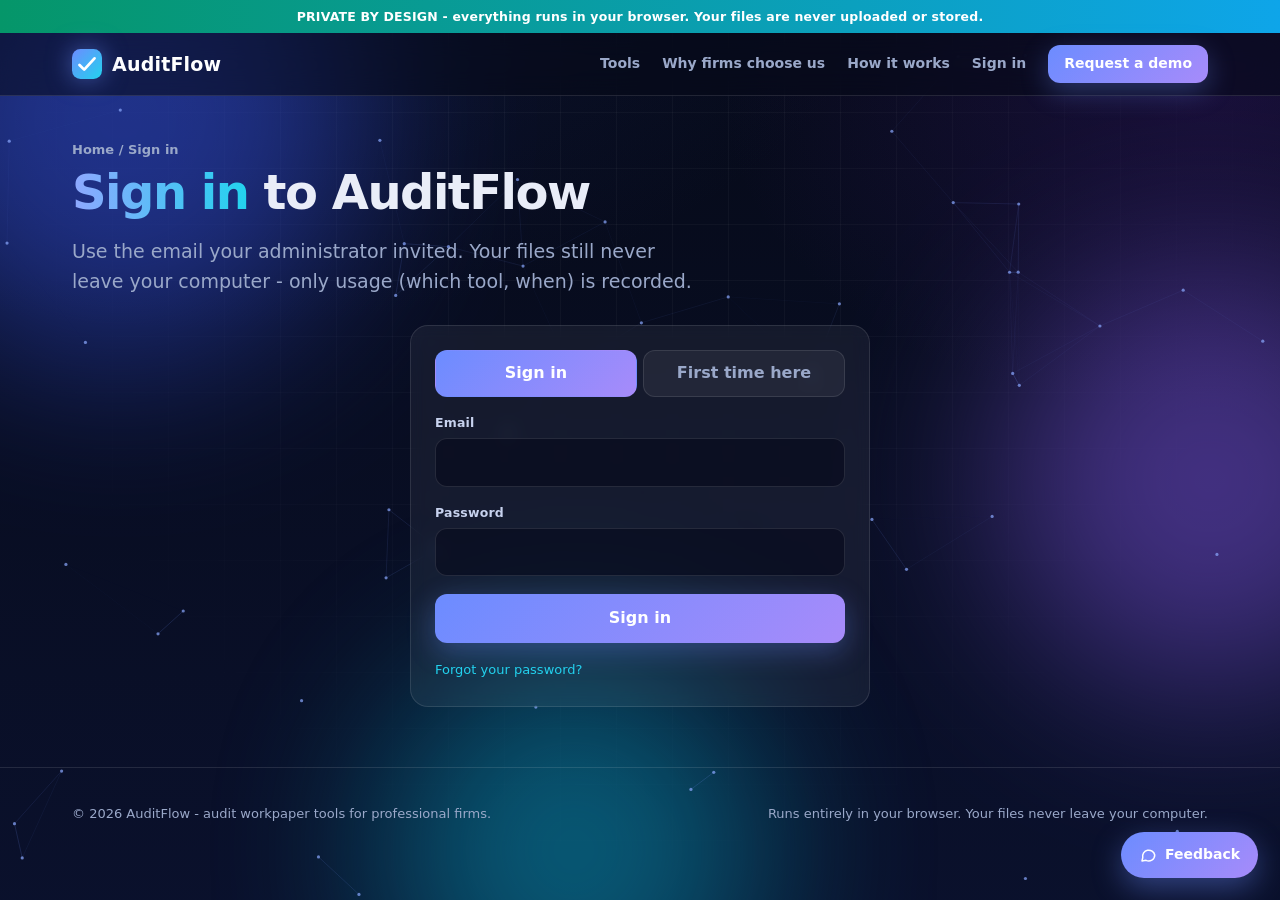
<file: contra.html>
<!doctype html><html lang="en"><head><meta charset="utf-8">
<meta name="viewport" content="width=device-width,initial-scale=1"><title>Contra Elimination - AuditFlow</title>
<link rel="stylesheet" href="assets/app.css"></head><body>
<div class="bg"></div><div class="blob b1"></div><div class="blob b2"></div><div class="blob b3"></div><canvas id="net"></canvas>
<div class="trialbar" style="background:linear-gradient(90deg,#059669,#0ea5e9)">PRIVATE BY DESIGN - everything runs in your browser. Your files are never uploaded or stored.</div>
<header class="nav"><div class="in"><a class="logo" href="index.html"><svg width="30" height="30" viewBox="0 0 32 32"><defs><linearGradient id="lg" x1="0" y1="0" x2="1" y2="1"><stop offset="0" stop-color="#6c8cff"/><stop offset="1" stop-color="#22d3ee"/></linearGradient></defs><rect width="32" height="32" rx="9" fill="url(#lg)"/><path d="M8 17l5 5 11-12" fill="none" stroke="#fff" stroke-width="3" stroke-linecap="round" stroke-linejoin="round"/></svg> AuditFlow</a>
 <nav class="links"><a href="index.html#tools">Tools</a><a href="index.html#why">Why firms choose us</a><a href="index.html#how">How it works</a>
 <a class="btn sm" href="mailto:ca.mayankchopra@gmail.com?subject=Demo%20request">Request a demo</a></nav></div></header>

<div class="wrap"><div class="phead">
 <div class="crumb"><a href="index.html">All tools</a> / Contra Elimination</div>
 <h1 class="rv"><span class="grad">Contra</span> Elimination</h1>
 <p class="lead rv d1">Journal listing in. Offsetting lines are removed, what is left is split into a debit population and a credit population ready for sampling, and the net ties back to the trial balance account by account.
  <a href="#" data-pytemplate="contra_tool" data-fname="Journals_and_TB_Template.xlsx">Download a sample journal listing and trial balance</a> (with a reversal, a cancelled invoice and a few traps).</p></div>
 <div class="layout">
 <form data-ajax data-tool="contra" data-steps='["Reading the journal listing","Matching offsetting lines within each entry","Matching reversals across entries","Splitting debit and credit populations","Tying the net to the trial balance"]'
       method="post" action="/contra/generate" enctype="multipart/form-data">
  <div class="err" id="err">None</div>
  
  <div class="panel rv"><h3><span class="sn">1</span> Journal entry listing</h3>
   <p class="sub">Journal no, date, account, narration, and either Debit and Credit columns or one Amount column. A journal number is needed for within-entry matching.</p>
   <label class="drop"><input type="file" name="je" accept=".xlsx,.xlsm,.csv" required>
    <div class="up"><svg viewBox="0 0 24 24" width="26" height="26" fill="none" stroke="#fff" stroke-width="2" stroke-linecap="round" stroke-linejoin="round"><path d="M12 16V4M7 9l5-5 5 5M4 20h16"/></svg></div><b>Drop the journal listing here</b><span>or click to browse - .xlsx or .csv</span></label></div>
  <div class="panel rv"><h3><span class="sn">2</span> Trial balance <span style="font-size:12px;color:var(--mu);font-weight:600">(recommended)</span></h3>
   <p class="sub">The mapped TB (output of the TB Mapping tool works) with CY Balance and PY Balance. Used to prove that opening plus the net of the remaining lines equals the closing balance.</p>
   <label class="drop"><input type="file" name="tb" accept=".xlsx,.xlsm,.csv">
    <div class="up"><svg viewBox="0 0 24 24" width="26" height="26" fill="none" stroke="#fff" stroke-width="2" stroke-linecap="round" stroke-linejoin="round"><path d="M12 16V4M7 9l5-5 5 5M4 20h16"/></svg></div><b>Drop the trial balance here</b><span>or click to browse - skip to get the populations without the tie-out</span></label></div>
  <div class="panel rv"><h3><span class="sn">3</span> Details and rules</h3>
   <div class="two"><div><label class="f">Client name</label><input name="client" value="" required placeholder="ABC Industries Ltd."></div>
   <div><label class="f">Year ended (optional)</label><input type="date" name="year_end" value=""></div></div>
   <label class="f">Contra between different journals</label>
   <div class="seg" role="radiogroup"><label><input type="radio" name="match_mode" value="strong" checked><span>Only with reversal evidence</span></label><label><input type="radio" name="match_mode" value="any" ><span>Any equal and opposite amount</span></label></div>
   <p class="hint" style="margin:6px 0 0">Evidence = reversal wording, the same reference, an identical narration or a journal number quoted. Equal and opposite amounts without evidence are kept and flagged for review.</p>
   <div class="two" style="margin-top:12px"><div><label class="f">Date window (days, 0 = no limit)</label><input type="number" name="window_days" min="0" step="1" value="31"></div><div></div></div>
   <label class="f">Opening balance used in the tie-out</label>
   <div class="seg" role="radiogroup"><label><input type="radio" name="opening" value="bs_py" checked><span>Balance sheet: PY balance, P&amp;L: nil</span></label><label><input type="radio" name="opening" value="all_py" ><span>PY balance for all</span></label><label><input type="radio" name="opening" value="none" ><span>Listing already has openings</span></label></div>
   <label class="f">If the listing has one amount column</label>
   <div class="seg" role="radiogroup"><label><input type="radio" name="convention" value="dr_pos" checked><span>Debit +, credit -</span></label><label><input type="radio" name="convention" value="cr_pos" ><span>Credit +, debit -</span></label></div></div>
  <button class="btn submit" type="submit">Eliminate contra and build the populations <svg viewBox="0 0 24 24" width="18" height="18" fill="none" stroke="currentColor" stroke-width="2.2" stroke-linecap="round" stroke-linejoin="round"><path d="M5 12h14M13 6l6 6-6 6"/></svg></button>
 </form>
 <aside class="side">
  <div class="panel sidecard rv d1"><h4>What you'll get</h4><ul class="ul">
   <li><svg viewBox="0 0 24 24" width="16" height="16" fill="none" stroke="currentColor" stroke-width="2.4" stroke-linecap="round" stroke-linejoin="round"><path d="M5 12.5l4.5 4.5L19 7"/></svg><span><b>Summary</b>: original, eliminated and remaining lines and entries, with debit and credit amounts</span></li>
   <li><svg viewBox="0 0 24 24" width="16" height="16" fill="none" stroke="currentColor" stroke-width="2.4" stroke-linecap="round" stroke-linejoin="round"><path d="M5 12.5l4.5 4.5L19 7"/></svg><span><b>Debit and credit populations</b>, ready to copy into the sampling tool</span></li>
   <li><svg viewBox="0 0 24 24" width="16" height="16" fill="none" stroke="currentColor" stroke-width="2.4" stroke-linecap="round" stroke-linejoin="round"><path d="M5 12.5l4.5 4.5L19 7"/></svg><span><b>Contra Eliminated</b> list: every pair, why it matched, with a review column</span></li>
   <li><svg viewBox="0 0 24 24" width="16" height="16" fill="none" stroke="currentColor" stroke-width="2.4" stroke-linecap="round" stroke-linejoin="round"><path d="M5 12.5l4.5 4.5L19 7"/></svg><span><b>TB tie-out</b> by account: opening + remaining net = closing</span></li>
   <li><svg viewBox="0 0 24 24" width="16" height="16" fill="none" stroke="currentColor" stroke-width="2.4" stroke-linecap="round" stroke-linejoin="round"><path d="M5 12.5l4.5 4.5L19 7"/></svg><span>Equal and opposite lines that were <b>not</b> eliminated are flagged</span></li>
   <li><svg viewBox="0 0 24 24" width="16" height="16" fill="none" stroke="currentColor" stroke-width="2.4" stroke-linecap="round" stroke-linejoin="round"><path d="M5 12.5l4.5 4.5L19 7"/></svg><span>Reconciliation checks that prove nothing was lost</span></li></ul></div>
  <div class="panel sidecard rv d2"><h4>Nothing is stored</h4><p style="margin:0;color:var(--mu);font-size:13px">Everything runs in your browser - your files never leave your computer.</p></div>
 </aside></div></div>

<footer><div class="wrap in"><span>&copy; 2026 AuditFlow - audit workpaper tools for professional firms.</span>
<span>Runs entirely in your browser. Your files never leave your computer.</span></div></footer>
<div class="ov" id="ov"><div class="mbox" id="ovbox"></div></div>
<button class="fbbtn" id="fbBtn" type="button" aria-label="Give feedback"><svg width="18" height="18" viewBox="0 0 24 24" fill="none" stroke="currentColor" stroke-width="2" stroke-linecap="round" stroke-linejoin="round"><path d="M21 12a8 8 0 0 1-11.6 7.1L4 20l1-4.6A8 8 0 1 1 21 12z"/></svg> Feedback</button>
<div class="ov" id="fb"><div class="mbox" style="text-align:left;width:min(480px,94vw)">
 <h3 style="margin:0 0 4px;font-size:22px">How is it going?</h3><p class="hint" style="margin:0 0 6px">Tell us what worked, what broke, or what to build next.</p>
 <div class="stars" id="stars"><button type="button" data-v="1" aria-label="1 stars">&#9733;</button><button type="button" data-v="2" aria-label="2 stars">&#9733;</button><button type="button" data-v="3" aria-label="3 stars">&#9733;</button><button type="button" data-v="4" aria-label="4 stars">&#9733;</button><button type="button" data-v="5" aria-label="5 stars">&#9733;</button></div>
 <div class="seg" style="margin-top:10px"><label><input type="radio" name="fbcat" value="Idea" checked><span>Idea</span></label><label><input type="radio" name="fbcat" value="Bug"><span>Bug</span></label><label><input type="radio" name="fbcat" value="Praise"><span>Praise</span></label><label><input type="radio" name="fbcat" value="Question"><span>Question</span></label></div>
 <label class="f">Your feedback</label><textarea id="fbmsg" rows="4" maxlength="2000" placeholder="What would make this more useful for your firm?"></textarea>
 <label class="f">Email or name (optional)</label><input id="fbcontact" maxlength="200" placeholder="Only if you want a reply">
 <div class="err" id="fberr"></div>
 <div style="display:flex;gap:10px;margin-top:16px"><button class="btn" id="fbsend" type="button" style="flex:1;justify-content:center">Send feedback</button><button class="btn ghost" id="fbclose" type="button">Close</button></div>
</div></div>
<script src="assets/config.js"></script>
<script src="assets/app.js"></script></body></html>
</file>
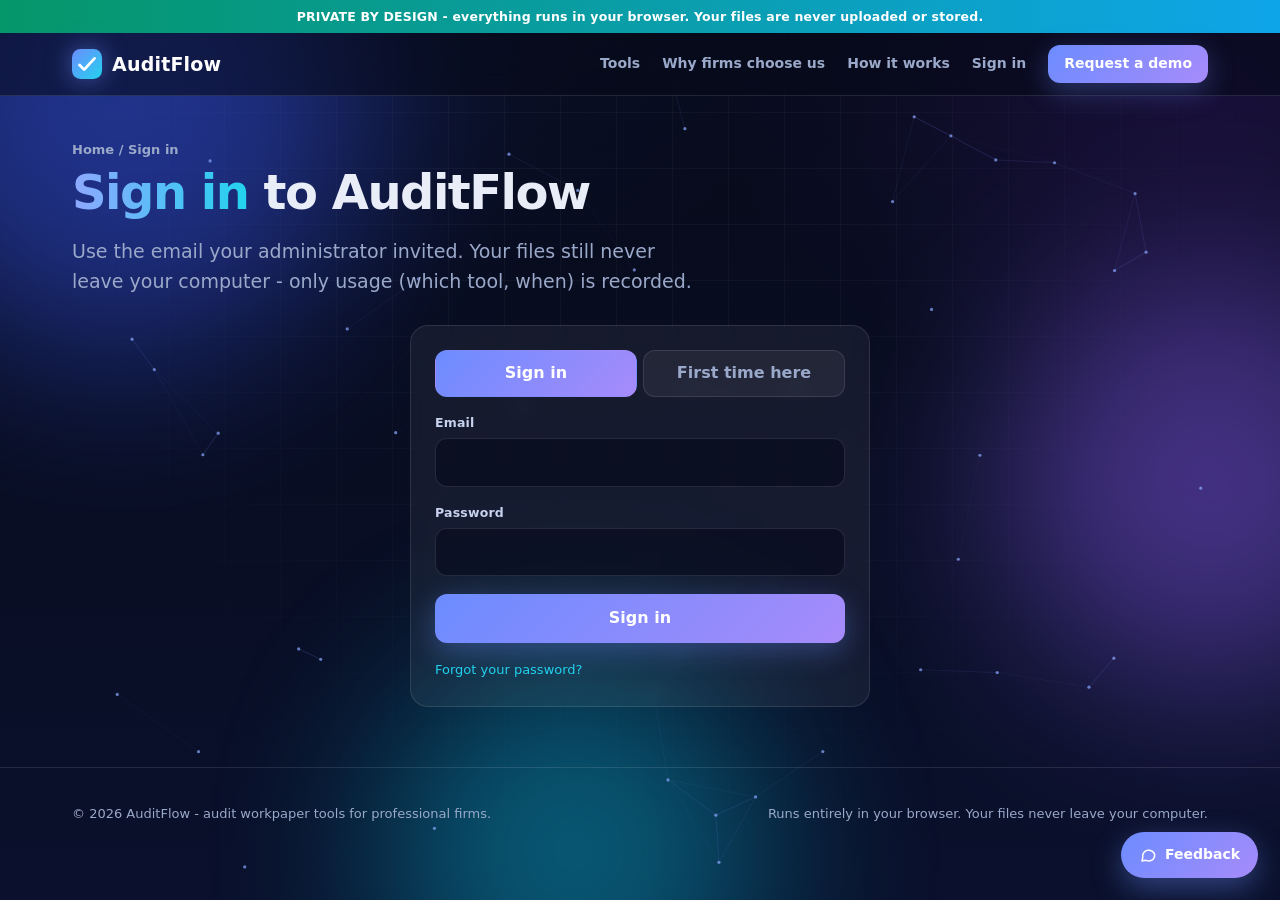
<file: fixed-assets.html>
<!doctype html><html lang="en"><head><meta charset="utf-8">
<meta name="viewport" content="width=device-width,initial-scale=1"><title>Fixed Asset Workpaper - AuditFlow</title>
<link rel="stylesheet" href="assets/app.css"></head><body>
<div class="bg"></div><div class="blob b1"></div><div class="blob b2"></div><div class="blob b3"></div><canvas id="net"></canvas>
<div class="trialbar" style="background:linear-gradient(90deg,#059669,#0ea5e9)">PRIVATE BY DESIGN - everything runs in your browser. Your files are never uploaded or stored.</div>
<header class="nav"><div class="in"><a class="logo" href="index.html"><svg width="30" height="30" viewBox="0 0 32 32"><defs><linearGradient id="lg" x1="0" y1="0" x2="1" y2="1"><stop offset="0" stop-color="#6c8cff"/><stop offset="1" stop-color="#22d3ee"/></linearGradient></defs><rect width="32" height="32" rx="9" fill="url(#lg)"/><path d="M8 17l5 5 11-12" fill="none" stroke="#fff" stroke-width="3" stroke-linecap="round" stroke-linejoin="round"/></svg> AuditFlow</a>
 <nav class="links"><a href="index.html#tools">Tools</a><a href="index.html#why">Why firms choose us</a><a href="index.html#how">How it works</a>
 <a class="btn sm" href="mailto:ca.mayankchopra@gmail.com?subject=Demo%20request">Request a demo</a></nav></div></header>

<div class="wrap"><div class="phead">
 <div class="crumb"><a href="index.html">All tools</a> / Fixed Assets</div>
 <h1 class="rv"><span class="grad">Fixed Asset</span> Workpaper</h1>
 <p class="lead rv d1">Upload the client's asset register. Get the roll-forward by class, depreciation recalculated per asset, additions and disposals testing, and integrity checks.
  <a href="templates/Fixed_Asset_Register_Template.xlsx" download>Download the register template</a> (sample data with 3 planted errors).</p></div>
 <div class="layout">
 <form data-ajax data-tool="fixed-assets" data-steps='["Reading the asset register","Checking roll-forward arithmetic","Recalculating depreciation per asset","Building additions and disposals tests","Running integrity checks"]'
       method="post" action="/fixed-assets/generate" enctype="multipart/form-data">
  <div class="err" id="err">None</div>
  
  <div class="panel rv"><h3><span class="sn">1</span> Fixed asset register</h3>
   <p class="sub">One row per asset, in the template format: class, dates, opening gross, additions, disposals, write-off, closing, accumulated depreciation, depreciation, NBV.</p>
   <label class="drop"><input type="file" name="reg" accept=".xlsx,.xlsm,.csv" required>
    <div class="up"><svg viewBox="0 0 24 24" width="26" height="26" fill="none" stroke="#fff" stroke-width="2" stroke-linecap="round" stroke-linejoin="round"><path d="M12 16V4M7 9l5-5 5 5M4 20h16"/></svg></div><b>Drop your fixed asset register here</b><span>or click to browse - .xlsx or .csv</span></label>
   <div class="two"><div><label class="f">Client name</label><input name="client" value="" required></div>
   <div><label class="f">Currency / units</label><input name="currency" value="" placeholder="INR"></div></div>
   <div class="two"><div><label class="f">Year ended</label><input type="date" name="year_end" value="" required></div>
   <div><label class="f">Year start (optional)</label><input type="date" name="fy_start" value=""><div class="hint">Blank = one year before year end, plus one day</div></div></div>
   <label class="f">Prepared by (initials)</label><input name="prepared_by" value=""></div>

  <div class="panel rv"><h3><span class="sn">2</span> Materiality and thresholds</h3>
   <div class="two"><div><label class="f">Overall materiality</label><input type="number" step="any" name="om" value="" required></div>
   <div><label class="f">Performance materiality %</label><input type="number" step="any" name="pm_pct" value="75"></div></div>
   <div class="two"><div><label class="f">Clearly trivial %</label><input type="number" step="any" name="trivial_pct" value="5"></div>
   <div><label class="f">Key additions threshold (optional)</label><input type="number" step="any" name="add_thr" value=""><div class="hint">Blank = performance materiality</div></div></div>
   <div class="two"><div><label class="f">Per-asset tolerance (amount)</label><input type="number" step="any" name="tol" value="1"><div class="hint">Rounding tolerance for checks</div></div><div></div></div></div>

  <div class="panel rv"><h3><span class="sn">3</span> Depreciation policy</h3>
   <p class="sub">Applied to every asset class as a starting point, with Companies Act Schedule II style lives. Edit per class on the Parameters tab afterwards.</p>
   <label class="f">Default method</label>
<div class="seg" role="radiogroup"><label><input type="radio" name="default_method" value="SLM" checked><span>SLM</span></label><label><input type="radio" name="default_method" value="WDV" ><span>WDV</span></label></div>

   <div class="two"><div><label class="f">Residual value %</label><input type="number" step="any" name="residual" value="5"></div><div></div></div></div>

  <div class="panel rv"><h3><span class="sn">4</span> Trial balance tie-out <span style="font-size:12px;color:var(--mu);font-weight:600">(optional)</span></h3>
   <p class="sub">Enter the amounts per trial balance / lead schedule to get an instant tie-out. You can also fill these in Excel later.</p>
   <div class="two"><div><label class="f">Closing gross block</label><input type="number" step="any" name="tb_gross" value=""></div>
   <div><label class="f">Closing accumulated depreciation</label><input type="number" step="any" name="tb_ad" value=""></div></div>
   <div class="two"><div><label class="f">Opening net book value</label><input type="number" step="any" name="tb_nbv_py" value=""></div>
   <div><label class="f">Depreciation charge (P&amp;L)</label><input type="number" step="any" name="tb_dep" value=""></div></div>
   <div class="two"><div><label class="f">Profit / (loss) on disposal (P&amp;L)</label><input type="number" step="any" name="tb_pl" value=""></div><div></div></div></div>
  <button class="btn submit" type="submit">Generate fixed asset workpaper <svg viewBox="0 0 24 24" width="18" height="18" fill="none" stroke="currentColor" stroke-width="2.2" stroke-linecap="round" stroke-linejoin="round"><path d="M5 12h14M13 6l6 6-6 6"/></svg></button>
 </form>
 <aside class="side">
  <div class="panel sidecard rv d1"><h4>What you'll get</h4><ul class="ul">
   <li><svg viewBox="0 0 24 24" width="16" height="16" fill="none" stroke="currentColor" stroke-width="2.4" stroke-linecap="round" stroke-linejoin="round"><path d="M5 12.5l4.5 4.5L19 7"/></svg><span><b>Summary</b> - checks, depreciation result, TB tie-out</span></li>
   <li><svg viewBox="0 0 24 24" width="16" height="16" fill="none" stroke="currentColor" stroke-width="2.4" stroke-linecap="round" stroke-linejoin="round"><path d="M5 12.5l4.5 4.5L19 7"/></svg><span><b>Roll-forward</b> - gross, acc dep and NBV by class</span></li>
   <li><svg viewBox="0 0 24 24" width="16" height="16" fill="none" stroke="currentColor" stroke-width="2.4" stroke-linecap="round" stroke-linejoin="round"><path d="M5 12.5l4.5 4.5L19 7"/></svg><span><b>Depn Recalc</b> - every asset recomputed</span></li>
   <li><svg viewBox="0 0 24 24" width="16" height="16" fill="none" stroke="currentColor" stroke-width="2.4" stroke-linecap="round" stroke-linejoin="round"><path d="M5 12.5l4.5 4.5L19 7"/></svg><span><b>Additions</b> - key items flagged, vouching columns</span></li>
   <li><svg viewBox="0 0 24 24" width="16" height="16" fill="none" stroke="currentColor" stroke-width="2.4" stroke-linecap="round" stroke-linejoin="round"><path d="M5 12.5l4.5 4.5L19 7"/></svg><span><b>Disposals</b> - profit/loss and acc dep released</span></li>
   <li><svg viewBox="0 0 24 24" width="16" height="16" fill="none" stroke="currentColor" stroke-width="2.4" stroke-linecap="round" stroke-linejoin="round"><path d="M5 12.5l4.5 4.5L19 7"/></svg><span><b>Checks</b> - row-level exceptions highlighted</span></li></ul></div>
  <div class="panel sidecard rv d2"><h4>Register columns</h4>
   <p style="margin:0;color:var(--mu);font-size:12.5px;line-height:1.7">Asset ID, Description, <b style="color:#fff">Asset class</b>, Date of purchase, Date of sale / write-off, <b style="color:#fff">Opening gross</b>, <b style="color:#fff">Additions</b>, Disposals, Write-off, <b style="color:#fff">Closing gross</b>, <b style="color:#fff">Opening acc dep</b>, <b style="color:#fff">Depreciation for the year</b>, Acc dep on disposals, <b style="color:#fff">Closing acc dep</b>, NBV current year, NBV prior year, Sale proceeds.<br>Bold = required.</p></div>
 </aside></div></div>

<footer><div class="wrap in"><span>&copy; 2026 AuditFlow - audit workpaper tools for professional firms.</span>
<span>Runs entirely in your browser. Your files never leave your computer.</span></div></footer>
<div class="ov" id="ov"><div class="mbox" id="ovbox"></div></div>
<button class="fbbtn" id="fbBtn" type="button" aria-label="Give feedback"><svg width="18" height="18" viewBox="0 0 24 24" fill="none" stroke="currentColor" stroke-width="2" stroke-linecap="round" stroke-linejoin="round"><path d="M21 12a8 8 0 0 1-11.6 7.1L4 20l1-4.6A8 8 0 1 1 21 12z"/></svg> Feedback</button>
<div class="ov" id="fb"><div class="mbox" style="text-align:left;width:min(480px,94vw)">
 <h3 style="margin:0 0 4px;font-size:22px">How is it going?</h3><p class="hint" style="margin:0 0 6px">Tell us what worked, what broke, or what to build next.</p>
 <div class="stars" id="stars"><button type="button" data-v="1" aria-label="1 stars">&#9733;</button><button type="button" data-v="2" aria-label="2 stars">&#9733;</button><button type="button" data-v="3" aria-label="3 stars">&#9733;</button><button type="button" data-v="4" aria-label="4 stars">&#9733;</button><button type="button" data-v="5" aria-label="5 stars">&#9733;</button></div>
 <div class="seg" style="margin-top:10px"><label><input type="radio" name="fbcat" value="Idea" checked><span>Idea</span></label><label><input type="radio" name="fbcat" value="Bug"><span>Bug</span></label><label><input type="radio" name="fbcat" value="Praise"><span>Praise</span></label><label><input type="radio" name="fbcat" value="Question"><span>Question</span></label></div>
 <label class="f">Your feedback</label><textarea id="fbmsg" rows="4" maxlength="2000" placeholder="What would make this more useful for your firm?"></textarea>
 <label class="f">Email or name (optional)</label><input id="fbcontact" maxlength="200" placeholder="Only if you want a reply">
 <div class="err" id="fberr"></div>
 <div style="display:flex;gap:10px;margin-top:16px"><button class="btn" id="fbsend" type="button" style="flex:1;justify-content:center">Send feedback</button><button class="btn ghost" id="fbclose" type="button">Close</button></div>
</div></div>
<script src="assets/config.js"></script>
<script src="assets/app.js"></script></body></html>
</file>
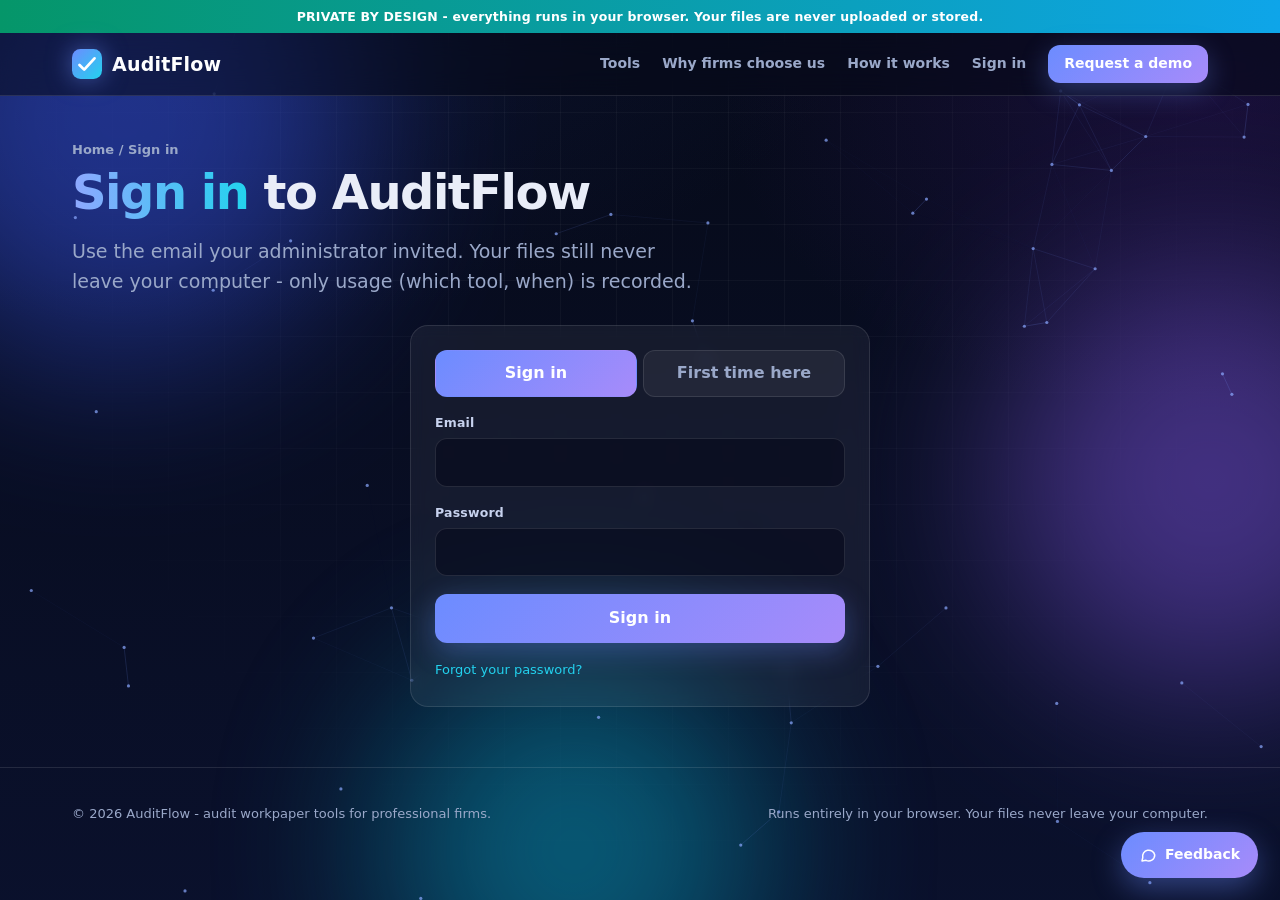
<file: lead-schedule.html>
<!doctype html><html lang="en"><head><meta charset="utf-8">
<meta name="viewport" content="width=device-width,initial-scale=1"><title>Lead Schedule Generator - AuditFlow</title>
<link rel="stylesheet" href="assets/app.css"></head><body>
<div class="bg"></div><div class="blob b1"></div><div class="blob b2"></div><div class="blob b3"></div><canvas id="net"></canvas>
<div class="trialbar" style="background:linear-gradient(90deg,#059669,#0ea5e9)">PRIVATE BY DESIGN - everything runs in your browser. Your files are never uploaded or stored.</div>
<header class="nav"><div class="in"><a class="logo" href="index.html"><svg width="30" height="30" viewBox="0 0 32 32"><defs><linearGradient id="lg" x1="0" y1="0" x2="1" y2="1"><stop offset="0" stop-color="#6c8cff"/><stop offset="1" stop-color="#22d3ee"/></linearGradient></defs><rect width="32" height="32" rx="9" fill="url(#lg)"/><path d="M8 17l5 5 11-12" fill="none" stroke="#fff" stroke-width="3" stroke-linecap="round" stroke-linejoin="round"/></svg> AuditFlow</a>
 <nav class="links"><a href="index.html#tools">Tools</a><a href="index.html#why">Why firms choose us</a><a href="index.html#how">How it works</a>
 <a class="btn sm" href="mailto:ca.mayankchopra@gmail.com?subject=Demo%20request">Request a demo</a></nav></div></header>

<div class="wrap"><div class="phead">
 <div class="crumb"><a href="index.html">All tools</a> / Lead Schedule</div>
 <h1 class="rv"><span class="grad">Lead Schedule</span> Generator</h1>
 <p class="lead rv d1">Mapped trial balance in. Linked lead schedules, Balance Sheet and Profit &amp; Loss out.
  <a href="templates/TB_Template.xlsx" download>Download the TB template</a> or start with the built-in sample.</p></div>
 <div class="layout">
 <form data-ajax data-tool="lead-schedule" data-steps='["Reading the trial balance","Checking FSLI mapping","Building lead tabs","Linking Balance Sheet and P&amp;L","Running integrity checks"]'
       method="post" action="/lead-schedule/generate" enctype="multipart/form-data">
  <div class="err" id="err">None</div>
  
  <div class="panel rv"><h3><span class="sn">1</span> Upload mapped trial balance</h3>
   <p class="sub">Columns: Account Code, Account Name, FSLI Category, Sub-category, PY, CY, Adjustments.</p>
   <label class="drop"><input type="file" name="tb" accept=".xlsx,.xlsm" required>
    <div class="up"><svg viewBox="0 0 24 24" width="26" height="26" fill="none" stroke="#fff" stroke-width="2" stroke-linecap="round" stroke-linejoin="round"><path d="M12 16V4M7 9l5-5 5 5M4 20h16"/></svg></div><b>Drop your trial balance here</b><span>or click to browse - .xlsx</span></label></div>
  <div class="panel rv"><h3><span class="sn">2</span> Engagement details</h3>
   <label class="f">Client name</label><input name="client" value="" required placeholder="ABC Industries Ltd.">
   <div class="two"><div><label class="f">Year ended</label><input type="date" name="year_end" value="" required></div>
   <div><label class="f">Currency / units</label><input name="currency" value="" placeholder="INR '000"></div></div>
   <label class="f">Prepared by (initials)</label><input name="prepared_by" value=""></div>
  <div class="panel rv"><h3><span class="sn">3</span> Materiality</h3>
   <div class="two"><div><label class="f">Overall materiality</label><input type="number" step="any" name="materiality" value="" required></div>
   <div><label class="f">Basis</label><input name="basis" value="" placeholder="5% of PBT"></div></div>
   <div class="two"><div><label class="f">Performance materiality %</label><input type="number" step="any" name="pm_pct" value="75"></div>
   <div><label class="f">Clearly trivial %</label><input type="number" step="any" name="trivial_pct" value="5"></div></div></div>
  <button class="btn submit" type="submit">Generate lead schedules <svg viewBox="0 0 24 24" width="18" height="18" fill="none" stroke="currentColor" stroke-width="2.2" stroke-linecap="round" stroke-linejoin="round"><path d="M5 12h14M13 6l6 6-6 6"/></svg></button>
 </form>
 <aside class="side">
  <div class="panel sidecard rv d1"><h4>What you'll get</h4><ul class="ul">
   <li><svg viewBox="0 0 24 24" width="16" height="16" fill="none" stroke="currentColor" stroke-width="2.4" stroke-linecap="round" stroke-linejoin="round"><path d="M5 12.5l4.5 4.5L19 7"/></svg><span><b>Cover</b> with materiality and integrity checks</span></li>
   <li><svg viewBox="0 0 24 24" width="16" height="16" fill="none" stroke="currentColor" stroke-width="2.4" stroke-linecap="round" stroke-linejoin="round"><path d="M5 12.5l4.5 4.5L19 7"/></svg><span><b>Lead Summary</b> by FS category and sub-category</span></li>
   <li><svg viewBox="0 0 24 24" width="16" height="16" fill="none" stroke="currentColor" stroke-width="2.4" stroke-linecap="round" stroke-linejoin="round"><path d="M5 12.5l4.5 4.5L19 7"/></svg><span><b>One tab per FSLI</b> - PPE, receivables, payables...</span></li>
   <li><svg viewBox="0 0 24 24" width="16" height="16" fill="none" stroke="currentColor" stroke-width="2.4" stroke-linecap="round" stroke-linejoin="round"><path d="M5 12.5l4.5 4.5L19 7"/></svg><span><b>Balance Sheet &amp; P&amp;L</b> linked to the leads</span></li>
   <li><svg viewBox="0 0 24 24" width="16" height="16" fill="none" stroke="currentColor" stroke-width="2.4" stroke-linecap="round" stroke-linejoin="round"><path d="M5 12.5l4.5 4.5L19 7"/></svg><span>Variance flags against performance materiality</span></li>
   <li><svg viewBox="0 0 24 24" width="16" height="16" fill="none" stroke="currentColor" stroke-width="2.4" stroke-linecap="round" stroke-linejoin="round"><path d="M5 12.5l4.5 4.5L19 7"/></svg><span>Unmapped accounts flagged, never silently dropped</span></li></ul></div>
  <div class="panel sidecard rv d2"><h4>Nothing is stored</h4><p style="margin:0;color:var(--mu);font-size:13px">Everything runs in your browser - your file never leaves your computer.</p></div>
 </aside></div></div>

<footer><div class="wrap in"><span>&copy; 2026 AuditFlow - audit workpaper tools for professional firms.</span>
<span>Runs entirely in your browser. Your files never leave your computer.</span></div></footer>
<div class="ov" id="ov"><div class="mbox" id="ovbox"></div></div>
<button class="fbbtn" id="fbBtn" type="button" aria-label="Give feedback"><svg width="18" height="18" viewBox="0 0 24 24" fill="none" stroke="currentColor" stroke-width="2" stroke-linecap="round" stroke-linejoin="round"><path d="M21 12a8 8 0 0 1-11.6 7.1L4 20l1-4.6A8 8 0 1 1 21 12z"/></svg> Feedback</button>
<div class="ov" id="fb"><div class="mbox" style="text-align:left;width:min(480px,94vw)">
 <h3 style="margin:0 0 4px;font-size:22px">How is it going?</h3><p class="hint" style="margin:0 0 6px">Tell us what worked, what broke, or what to build next.</p>
 <div class="stars" id="stars"><button type="button" data-v="1" aria-label="1 stars">&#9733;</button><button type="button" data-v="2" aria-label="2 stars">&#9733;</button><button type="button" data-v="3" aria-label="3 stars">&#9733;</button><button type="button" data-v="4" aria-label="4 stars">&#9733;</button><button type="button" data-v="5" aria-label="5 stars">&#9733;</button></div>
 <div class="seg" style="margin-top:10px"><label><input type="radio" name="fbcat" value="Idea" checked><span>Idea</span></label><label><input type="radio" name="fbcat" value="Bug"><span>Bug</span></label><label><input type="radio" name="fbcat" value="Praise"><span>Praise</span></label><label><input type="radio" name="fbcat" value="Question"><span>Question</span></label></div>
 <label class="f">Your feedback</label><textarea id="fbmsg" rows="4" maxlength="2000" placeholder="What would make this more useful for your firm?"></textarea>
 <label class="f">Email or name (optional)</label><input id="fbcontact" maxlength="200" placeholder="Only if you want a reply">
 <div class="err" id="fberr"></div>
 <div style="display:flex;gap:10px;margin-top:16px"><button class="btn" id="fbsend" type="button" style="flex:1;justify-content:center">Send feedback</button><button class="btn ghost" id="fbclose" type="button">Close</button></div>
</div></div>
<script src="assets/config.js"></script>
<script src="assets/app.js"></script></body></html>
</file>
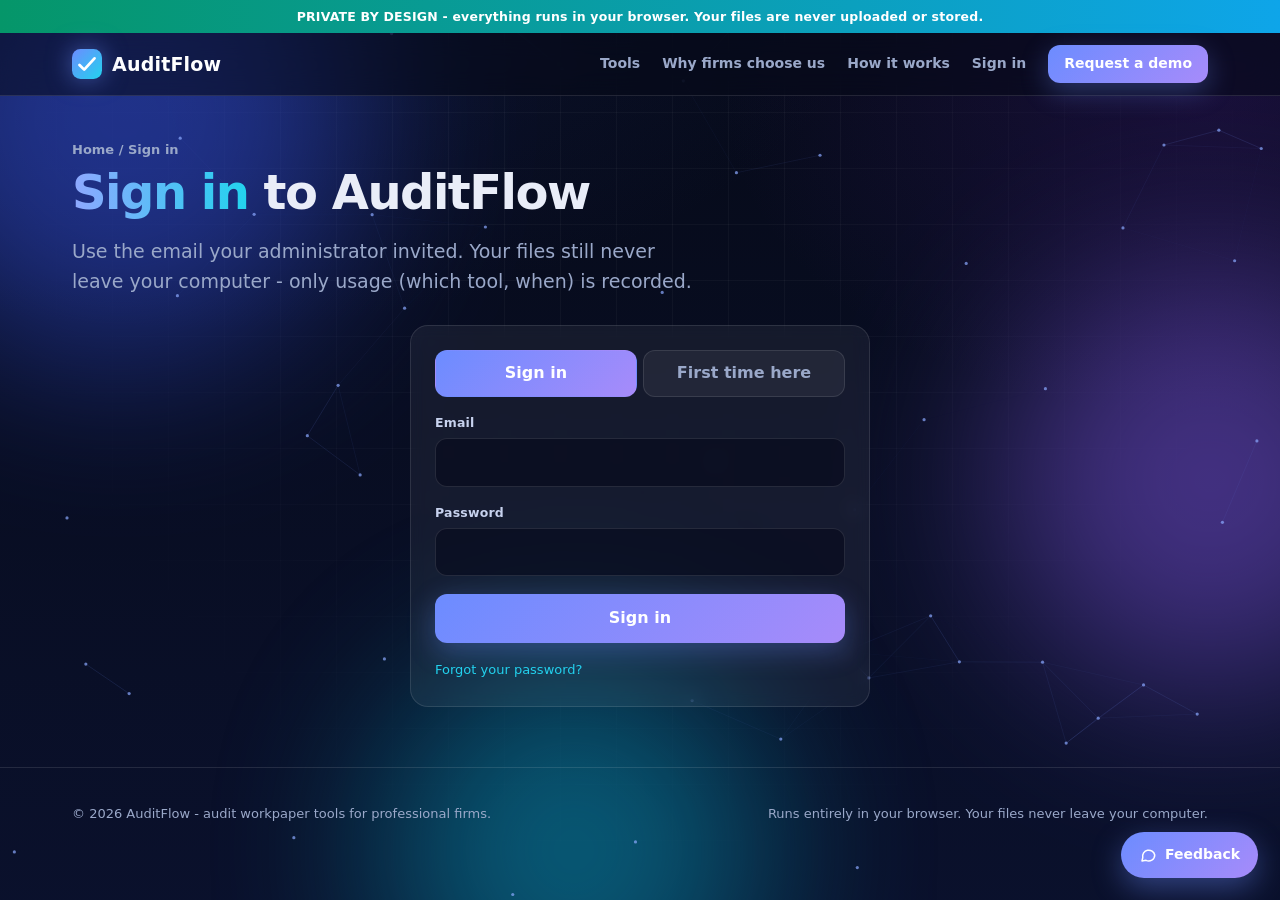
<file: login.html>
<!doctype html><html lang="en"><head><meta charset="utf-8">
<meta name="viewport" content="width=device-width,initial-scale=1"><title>Sign in - AuditFlow</title>
<link rel="stylesheet" href="assets/app.css"></head><body>
<div class="bg"></div><div class="blob b1"></div><div class="blob b2"></div><div class="blob b3"></div><canvas id="net"></canvas>
<div class="trialbar" style="background:linear-gradient(90deg,#059669,#0ea5e9)">PRIVATE BY DESIGN - everything runs in your browser. Your files are never uploaded or stored.</div>
<header class="nav"><div class="in"><a class="logo" href="index.html"><svg width="30" height="30" viewBox="0 0 32 32"><defs><linearGradient id="lg" x1="0" y1="0" x2="1" y2="1"><stop offset="0" stop-color="#6c8cff"/><stop offset="1" stop-color="#22d3ee"/></linearGradient></defs><rect width="32" height="32" rx="9" fill="url(#lg)"/><path d="M8 17l5 5 11-12" fill="none" stroke="#fff" stroke-width="3" stroke-linecap="round" stroke-linejoin="round"/></svg> AuditFlow</a>
 <nav class="links"><a href="index.html#tools">Tools</a><a href="index.html#why">Why firms choose us</a><a href="index.html#how">How it works</a>
 <a class="btn sm" href="mailto:ca.mayankchopra@gmail.com?subject=Demo%20request">Request a demo</a></nav></div></header>

<div class="wrap"><div class="phead">
 <div class="crumb"><a href="index.html">Home</a> / Sign in</div>
 <h1 class="rv"><span class="grad">Sign in</span> to AuditFlow</h1>
 <p class="lead rv d1">Use the email your administrator invited. Your files still never leave your computer - only usage (which tool, when) is recorded.</p></div>
 <div class="afbox panel rv" id="box"><p class="sub">Loading...</p></div></div>
<script>
addEventListener('load', async function () {
  const box = document.getElementById('box');
  if (!window.AFB) { box.innerHTML = '<h3 style="margin-top:0">Sign-in is not switched on yet</h3><p class="sub">The tools on this site are open for now. Your administrator will switch sign-in on shortly.</p><p><a class="btn sm" href="index.html">Go to the tools</a></p>'; return; }
  const B = AFB, q = new URLSearchParams(location.search), E = B.esc;
  const nextOk = n => /^[a-z0-9-]+\.html$/.test(n || '') ? n : null;
  const go = () => location.replace(nextOk(q.get('next')) || (B.user() && B.user().role === 'admin' ? 'admin.html' : 'account.html'));
  const rec = B.consumeHash();
  await B.ready;
  if (rec) { try { await B.refresh(); } catch (e) {} }
  if (rec !== 'recovery' && B.user()) { go(); return; }
  let mode = rec === 'recovery' ? 'new' : 'in';
  function show(msg, ok) { const e = document.getElementById('msg'); if (!e) return; e.textContent = msg; e.className = ok ? 'afwarn' : 'err show'; e.style.display = msg ? 'block' : 'none'; }
  function draw() {
    const tabs = (mode === 'in' || mode === 'up') ? '<div class="tabs"><button type="button" data-m="in" class="' + (mode === 'in' ? 'on' : '') + '">Sign in</button><button type="button" data-m="up" class="' + (mode === 'up' ? 'on' : '') + '">First time here</button></div>' : '';
    let h = tabs + '<div id="msg" class="err" style="display:none"></div><form id="f" novalidate>';
    if (mode === 'in') h += '<label class="f">Email</label><input type="email" name="email" autocomplete="username" required><label class="f">Password</label><input type="password" name="pw" autocomplete="current-password" required><button class="btn" style="width:100%;justify-content:center;margin-top:18px">Sign in</button><p style="margin:14px 0 0"><button type="button" class="aflink" data-m="reset">Forgot your password?</button></p>';
    if (mode === 'up') h += '<p class="sub">Only emails your administrator has invited can create a password.</p><label class="f">Your name</label><input name="name" autocomplete="name"><label class="f">Email</label><input type="email" name="email" autocomplete="username" required><label class="f">Choose a password (8+ characters)</label><input type="password" name="pw" autocomplete="new-password" required><label class="f">Repeat password</label><input type="password" name="pw2" autocomplete="new-password" required><button class="btn" style="width:100%;justify-content:center;margin-top:18px">Create my account</button>';
    if (mode === 'reset') h += '<h3 style="margin-top:0">Reset your password</h3><p class="sub">We will email you a link to choose a new one.</p><label class="f">Email</label><input type="email" name="email" autocomplete="username" required><button class="btn" style="width:100%;justify-content:center;margin-top:18px">Send reset link</button><p style="margin:14px 0 0"><button type="button" class="aflink" data-m="in">Back to sign in</button></p>';
    if (mode === 'new') h += '<h3 style="margin-top:0">Choose a new password</h3><label class="f">New password (8+ characters)</label><input type="password" name="pw" autocomplete="new-password" required><label class="f">Repeat password</label><input type="password" name="pw2" autocomplete="new-password" required><button class="btn" style="width:100%;justify-content:center;margin-top:18px">Save password</button>';
    box.innerHTML = h + '</form>';
    box.querySelectorAll('[data-m]').forEach(b => b.onclick = () => { mode = b.dataset.m; draw(); });
    document.getElementById('f').onsubmit = async ev => {
      ev.preventDefault(); show('');
      const f = ev.target, v = n => f.elements[n] ? f.elements[n].value : '', btn = f.querySelector('.btn');
      const email = v('email').trim();
      if (mode !== 'new' && !/^[^@\s]+@[^@\s]+\.[^@\s]+$/.test(email)) return show('Please enter a valid email address.');
      if ((mode === 'up' || mode === 'new') && v('pw').length < 8) return show('Please choose a password of at least 8 characters.');
      if ((mode === 'up' || mode === 'new') && v('pw') !== v('pw2')) return show('The two passwords do not match.');
      btn.disabled = true;
      try {
        if (mode === 'in') { await B.signIn(email, v('pw')); go(); }
        else if (mode === 'up') {
          const r = await B.signUp(email, v('pw'), v('name'));
          if (r.signedIn) go(); else { btn.disabled = false; show('Account created. Check your inbox for a confirmation email, then sign in.', true); }
        }
        else if (mode === 'reset') { await B.recover(email); btn.disabled = false; show('If that email has an account, a reset link is on its way.', true); }
        else if (mode === 'new') { await B.setPassword(v('pw')); location.replace('account.html'); }
      } catch (e) { btn.disabled = false; show(e.message || 'Something went wrong.'); }
    };
  }
  draw();
});
</script>

<footer><div class="wrap in"><span>&copy; 2026 AuditFlow - audit workpaper tools for professional firms.</span>
<span>Runs entirely in your browser. Your files never leave your computer.</span></div></footer>
<div class="ov" id="ov"><div class="mbox" id="ovbox"></div></div>
<button class="fbbtn" id="fbBtn" type="button" aria-label="Give feedback"><svg width="18" height="18" viewBox="0 0 24 24" fill="none" stroke="currentColor" stroke-width="2" stroke-linecap="round" stroke-linejoin="round"><path d="M21 12a8 8 0 0 1-11.6 7.1L4 20l1-4.6A8 8 0 1 1 21 12z"/></svg> Feedback</button>
<div class="ov" id="fb"><div class="mbox" style="text-align:left;width:min(480px,94vw)">
 <h3 style="margin:0 0 4px;font-size:22px">How is it going?</h3><p class="hint" style="margin:0 0 6px">Tell us what worked, what broke, or what to build next.</p>
 <div class="stars" id="stars"><button type="button" data-v="1" aria-label="1 stars">&#9733;</button><button type="button" data-v="2" aria-label="2 stars">&#9733;</button><button type="button" data-v="3" aria-label="3 stars">&#9733;</button><button type="button" data-v="4" aria-label="4 stars">&#9733;</button><button type="button" data-v="5" aria-label="5 stars">&#9733;</button></div>
 <div class="seg" style="margin-top:10px"><label><input type="radio" name="fbcat" value="Idea" checked><span>Idea</span></label><label><input type="radio" name="fbcat" value="Bug"><span>Bug</span></label><label><input type="radio" name="fbcat" value="Praise"><span>Praise</span></label><label><input type="radio" name="fbcat" value="Question"><span>Question</span></label></div>
 <label class="f">Your feedback</label><textarea id="fbmsg" rows="4" maxlength="2000" placeholder="What would make this more useful for your firm?"></textarea>
 <label class="f">Email or name (optional)</label><input id="fbcontact" maxlength="200" placeholder="Only if you want a reply">
 <div class="err" id="fberr"></div>
 <div style="display:flex;gap:10px;margin-top:16px"><button class="btn" id="fbsend" type="button" style="flex:1;justify-content:center">Send feedback</button><button class="btn ghost" id="fbclose" type="button">Close</button></div>
</div></div>
<script src="assets/config.js"></script>
<script src="assets/app.js"></script></body></html>
</file>
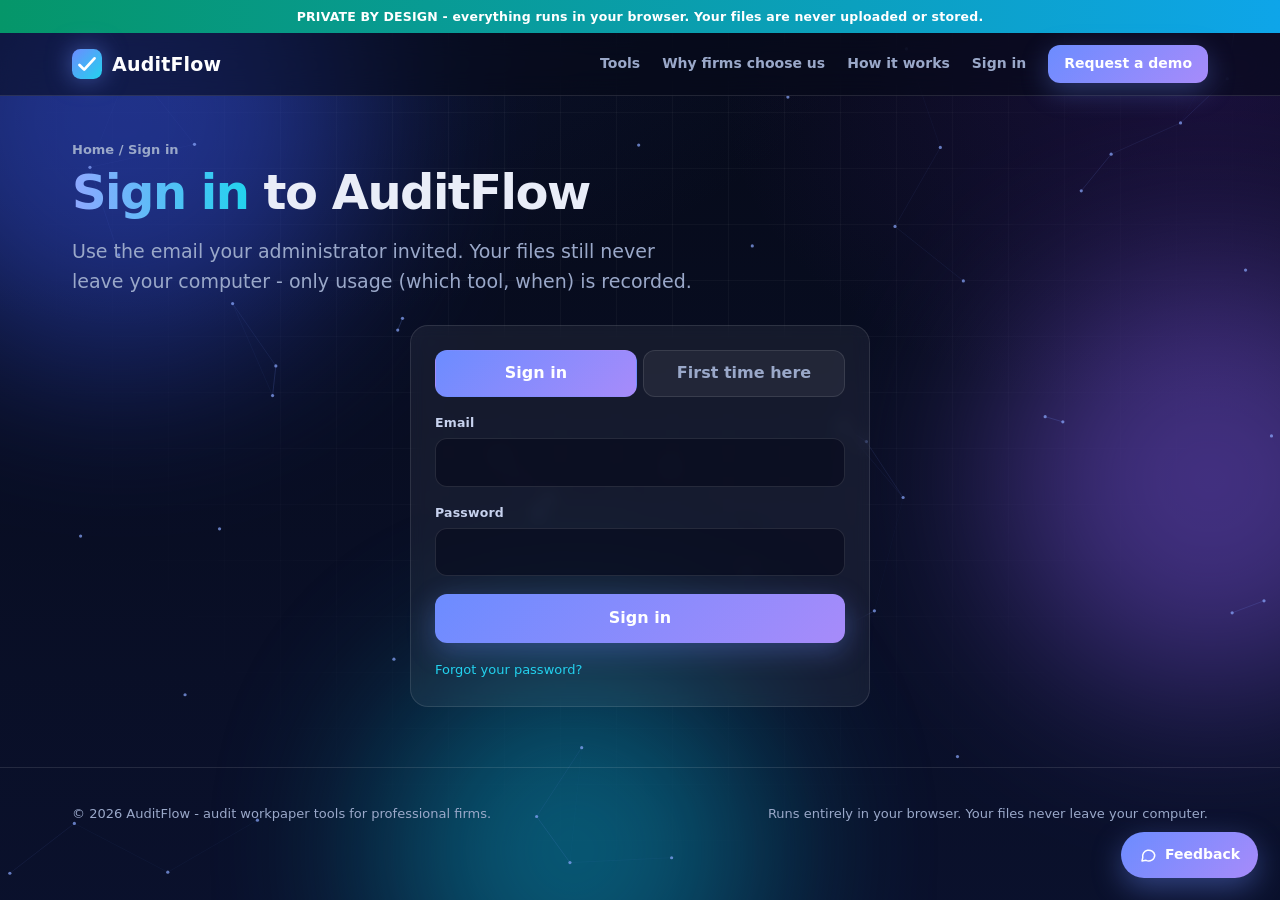
<file: sampling.html>
<!doctype html><html lang="en"><head><meta charset="utf-8">
<meta name="viewport" content="width=device-width,initial-scale=1"><title>Audit Sampling - AuditFlow</title>
<link rel="stylesheet" href="assets/app.css"></head><body>
<div class="bg"></div><div class="blob b1"></div><div class="blob b2"></div><div class="blob b3"></div><canvas id="net"></canvas>
<div class="trialbar" style="background:linear-gradient(90deg,#059669,#0ea5e9)">PRIVATE BY DESIGN - everything runs in your browser. Your files are never uploaded or stored.</div>
<header class="nav"><div class="in"><a class="logo" href="index.html"><svg width="30" height="30" viewBox="0 0 32 32"><defs><linearGradient id="lg" x1="0" y1="0" x2="1" y2="1"><stop offset="0" stop-color="#6c8cff"/><stop offset="1" stop-color="#22d3ee"/></linearGradient></defs><rect width="32" height="32" rx="9" fill="url(#lg)"/><path d="M8 17l5 5 11-12" fill="none" stroke="#fff" stroke-width="3" stroke-linecap="round" stroke-linejoin="round"/></svg> AuditFlow</a>
 <nav class="links"><a href="index.html#tools">Tools</a><a href="index.html#why">Why firms choose us</a><a href="index.html#how">How it works</a>
 <a class="btn sm" href="mailto:ca.mayankchopra@gmail.com?subject=Demo%20request">Request a demo</a></nav></div></header>

<div class="wrap"><div class="phead">
 <div class="crumb"><a href="index.html">All tools</a> / Audit Sampling</div>
 <h1 class="rv">Audit <span class="grad">Sampling</span></h1>
 <p class="lead rv d1">Risk-based sample sizing, key items, residual population and an evaluation tab - MUS, random, systematic or haphazard.
  <a href="templates/Population_Template.xlsx" download>Download the population template</a>.</p></div>
 <div class="layout">
 <form data-ajax data-tool="sampling" data-steps='["Reading the population","Applying risk parameters","Identifying key items and residual","Selecting the sample","Building formulas and evaluation tab"]'
       method="post" action="/sampling/generate" enctype="multipart/form-data">
  <div class="err" id="err">None</div>
  
  <div class="panel rv"><h3><span class="sn">1</span> Population</h3>
   <p class="sub">Item ID, Description, Book value (debit +, credit -). Excel or CSV.</p>
   <label class="drop"><input type="file" name="pop" accept=".xlsx,.xlsm,.csv" required>
    <div class="up"><svg viewBox="0 0 24 24" width="26" height="26" fill="none" stroke="#fff" stroke-width="2" stroke-linecap="round" stroke-linejoin="round"><path d="M12 16V4M7 9l5-5 5 5M4 20h16"/></svg></div><b>Drop your population listing here</b><span>or click to browse - .xlsx or .csv</span></label>
   <div class="two"><div><label class="f">Client name</label><input name="client" value="" required></div>
   <div><label class="f">Period end</label><input type="date" name="period_end" value="" required></div></div>
   <div class="two"><div><label class="f">Audit area / account</label><input name="area" value="" placeholder="Trade receivables" required></div>
   <div><label class="f">Assertion tested</label><select name="assertion"><option selected>Existence</option><option >Completeness</option><option >Valuation / accuracy</option><option >Rights &amp; obligations</option><option >Occurrence</option><option >Cut-off</option><option >Presentation &amp; disclosure</option></select></div></div>
   <label class="f">Objective of the test</label><input name="objective" value="" placeholder="e.g. Confirm existence of year-end receivables">
   <label class="f">Prepared by (initials)</label><input name="prepared_by" value=""></div>

  <div class="panel rv"><h3><span class="sn">2</span> Materiality</h3>
   <div class="two"><div><label class="f">Overall materiality</label><input type="number" step="any" name="om" value="" required></div>
   <div><label class="f">Performance materiality %</label><input type="number" step="any" name="pm_pct" value="75"></div></div>
   <div class="two"><div><label class="f">Tolerable misstatement (optional)</label><input type="number" step="any" name="tm" value=""><div class="hint">Blank = performance materiality</div></div>
   <div><label class="f">Clearly trivial %</label><input type="number" step="any" name="trivial_pct" value="5"></div></div></div>

  <div class="panel rv"><h3><span class="sn">3</span> Risk and assurance</h3>
   <label class="f">Inherent risk</label>
<div class="seg" role="radiogroup"><label><input type="radio" name="ir" value="Low" ><span>Low</span></label><label><input type="radio" name="ir" value="Moderate" checked><span>Moderate</span></label><label><input type="radio" name="ir" value="High" ><span>High</span></label></div>

   <label class="f">Test of controls result</label>
<div class="seg" role="radiogroup"><label><input type="radio" name="toc" value="Not tested / not relied on" checked><span>Not tested / not relied on</span></label><label><input type="radio" name="toc" value="Tested - effective" ><span>Tested - effective</span></label><label><input type="radio" name="toc" value="Tested - ineffective" ><span>Tested - ineffective</span></label></div>

   <input name="toc_desc" value="" placeholder="Controls tested - description / WP ref" style="margin-top:8px">
   <label class="f">Substantive analytics effectiveness</label>
<div class="seg" role="radiogroup"><label><input type="radio" name="sap" value="None" checked><span>None</span></label><label><input type="radio" name="sap" value="Limited" ><span>Limited</span></label><label><input type="radio" name="sap" value="Effective" ><span>Effective</span></label></div>

   <input name="sap_desc" value="" placeholder="Analytics performed - description / WP ref" style="margin-top:8px">
   <div class="two"><div><label class="f">Expected misstatement (amount)</label><input type="number" step="any" name="em" value="0"></div><div></div></div>
   <label class="toggle"><input type="checkbox" name="sig" ><i></i> Significant risk (forces RMM High, no credit for analytics)</label></div>

  <div class="panel rv"><h3><span class="sn">4</span> Key items and method</h3>
   <div class="two"><div><label class="f">Key item threshold (optional)</label><input type="number" step="any" name="key_thr" value=""><div class="hint">At or above = tested 100%. Blank = tolerable misstatement</div></div>
   <div><label class="f">Random seed (optional)</label><input type="number" name="seed" value=""><div class="hint">Blank = generated and recorded</div></div></div>
   <label class="f">Additional key items - Item IDs</label><input name="key_ids" value="" placeholder="INV-0005, INV-0042">
   <label class="toggle"><input type="checkbox" name="key_neg" checked><i></i> Treat opposite-sign items (e.g. credits) as key items</label>
   <label class="f">Sampling method</label>
   <div class="mgrid"><label class="mc"><input type="radio" name="method" value="MUS" checked><b>MUS</b><span>Monetary unit sampling - every rupee/dollar has an equal chance; larger items more likely selected</span></label><label class="mc"><input type="radio" name="method" value="Random" ><b>Random</b><span>Simple random selection of items (seeded, reproducible)</span></label><label class="mc"><input type="radio" name="method" value="Systematic" ><b>Systematic</b><span>Every nth item from a random start (seeded, reproducible)</span></label><label class="mc"><input type="radio" name="method" value="Haphazard" ><b>Haphazard</b><span>Auditor selects items without conscious bias - enter the Item IDs on the Sample tab</span></label></div></div>
  <button class="btn submit" type="submit">Generate sampling workpaper <svg viewBox="0 0 24 24" width="18" height="18" fill="none" stroke="currentColor" stroke-width="2.2" stroke-linecap="round" stroke-linejoin="round"><path d="M5 12h14M13 6l6 6-6 6"/></svg></button>
  <p class="hint" style="text-align:center;margin-top:12px">Default sizing tables are illustrative - replace them on the Parameters tab with your firm's methodology.</p>
 </form>

 <aside class="side">
  <div class="panel sidecard rv d1"><h4>Live risk assessment</h4>
   <div class="gauge"><div class="ringw"><svg width="104" height="104" viewBox="0 0 104 104"><defs><linearGradient id="gg" x1="0" y1="0" x2="1" y2="1"><stop offset="0" stop-color="#6c8cff"/><stop offset="1" stop-color="#22d3ee"/></linearGradient></defs>
    <circle class="bgc" cx="52" cy="52" r="45"/><circle class="fgc" id="m-ring" cx="52" cy="52" r="45" style="stroke-dashoffset:300"/></svg><b id="m-conf">-</b></div>
    <div class="kv"><div><span>Assessed RMM</span><b id="m-rmm" class="rmm Moderate">-</b></div><div><span>Reliability factor</span><b id="m-rf">-</b></div>
    <div><span>Expansion factor</span><b id="m-ef">-</b></div><div><span>Analytics credit</span><b id="m-sap">-</b></div><div><span>Method</span><b id="m-method">-</b></div></div></div>
   <p class="hint" id="m-note" style="margin-top:12px"></p>
   <p class="hint">Sample size = residual value x factor / (tolerable misstatement - expected misstatement x expansion factor).</p></div>
  <div class="panel sidecard rv d2"><h4>What you'll get</h4><ul class="ul">
   <li><svg viewBox="0 0 24 24" width="16" height="16" fill="none" stroke="currentColor" stroke-width="2.4" stroke-linecap="round" stroke-linejoin="round"><path d="M5 12.5l4.5 4.5L19 7"/></svg><span><b>Plan</b> - risk, assurance, key items, residual, sample size</span></li>
   <li><svg viewBox="0 0 24 24" width="16" height="16" fill="none" stroke="currentColor" stroke-width="2.4" stroke-linecap="round" stroke-linejoin="round"><path d="M5 12.5l4.5 4.5L19 7"/></svg><span><b>Key Items</b> tested 100% with results columns</span></li>
   <li><svg viewBox="0 0 24 24" width="16" height="16" fill="none" stroke="currentColor" stroke-width="2.4" stroke-linecap="round" stroke-linejoin="round"><path d="M5 12.5l4.5 4.5L19 7"/></svg><span><b>Sample</b> - seeded, reproducible selection</span></li>
   <li><svg viewBox="0 0 24 24" width="16" height="16" fill="none" stroke="currentColor" stroke-width="2.4" stroke-linecap="round" stroke-linejoin="round"><path d="M5 12.5l4.5 4.5L19 7"/></svg><span><b>Results</b> - projection and Stringer bound for MUS</span></li>
   <li><svg viewBox="0 0 24 24" width="16" height="16" fill="none" stroke="currentColor" stroke-width="2.4" stroke-linecap="round" stroke-linejoin="round"><path d="M5 12.5l4.5 4.5L19 7"/></svg><span><b>Parameters</b> - edit to match your methodology</span></li></ul></div>
 </aside></div></div>
<script type="application/json" id="tables">{"ef": {"High": 1.6, "Low": 1.3, "Moderate": 1.5}, "rf": {"High": [3.0, 2.7, 2.31], "Low": [1.61, 1.39, 1.21], "Moderate": [2.31, 2.0, 1.61]}, "rmm": {"High": ["High", "Moderate", "High"], "Low": ["Low", "Low", "Moderate"], "Moderate": ["Moderate", "Low", "High"]}, "sap": ["None", "Limited", "Effective"], "toc": ["Not tested / not relied on", "Tested - effective", "Tested - ineffective"]}</script>

<footer><div class="wrap in"><span>&copy; 2026 AuditFlow - audit workpaper tools for professional firms.</span>
<span>Runs entirely in your browser. Your files never leave your computer.</span></div></footer>
<div class="ov" id="ov"><div class="mbox" id="ovbox"></div></div>
<button class="fbbtn" id="fbBtn" type="button" aria-label="Give feedback"><svg width="18" height="18" viewBox="0 0 24 24" fill="none" stroke="currentColor" stroke-width="2" stroke-linecap="round" stroke-linejoin="round"><path d="M21 12a8 8 0 0 1-11.6 7.1L4 20l1-4.6A8 8 0 1 1 21 12z"/></svg> Feedback</button>
<div class="ov" id="fb"><div class="mbox" style="text-align:left;width:min(480px,94vw)">
 <h3 style="margin:0 0 4px;font-size:22px">How is it going?</h3><p class="hint" style="margin:0 0 6px">Tell us what worked, what broke, or what to build next.</p>
 <div class="stars" id="stars"><button type="button" data-v="1" aria-label="1 stars">&#9733;</button><button type="button" data-v="2" aria-label="2 stars">&#9733;</button><button type="button" data-v="3" aria-label="3 stars">&#9733;</button><button type="button" data-v="4" aria-label="4 stars">&#9733;</button><button type="button" data-v="5" aria-label="5 stars">&#9733;</button></div>
 <div class="seg" style="margin-top:10px"><label><input type="radio" name="fbcat" value="Idea" checked><span>Idea</span></label><label><input type="radio" name="fbcat" value="Bug"><span>Bug</span></label><label><input type="radio" name="fbcat" value="Praise"><span>Praise</span></label><label><input type="radio" name="fbcat" value="Question"><span>Question</span></label></div>
 <label class="f">Your feedback</label><textarea id="fbmsg" rows="4" maxlength="2000" placeholder="What would make this more useful for your firm?"></textarea>
 <label class="f">Email or name (optional)</label><input id="fbcontact" maxlength="200" placeholder="Only if you want a reply">
 <div class="err" id="fberr"></div>
 <div style="display:flex;gap:10px;margin-top:16px"><button class="btn" id="fbsend" type="button" style="flex:1;justify-content:center">Send feedback</button><button class="btn ghost" id="fbclose" type="button">Close</button></div>
</div></div>
<script src="assets/config.js"></script>
<script src="assets/app.js"></script></body></html>
</file>
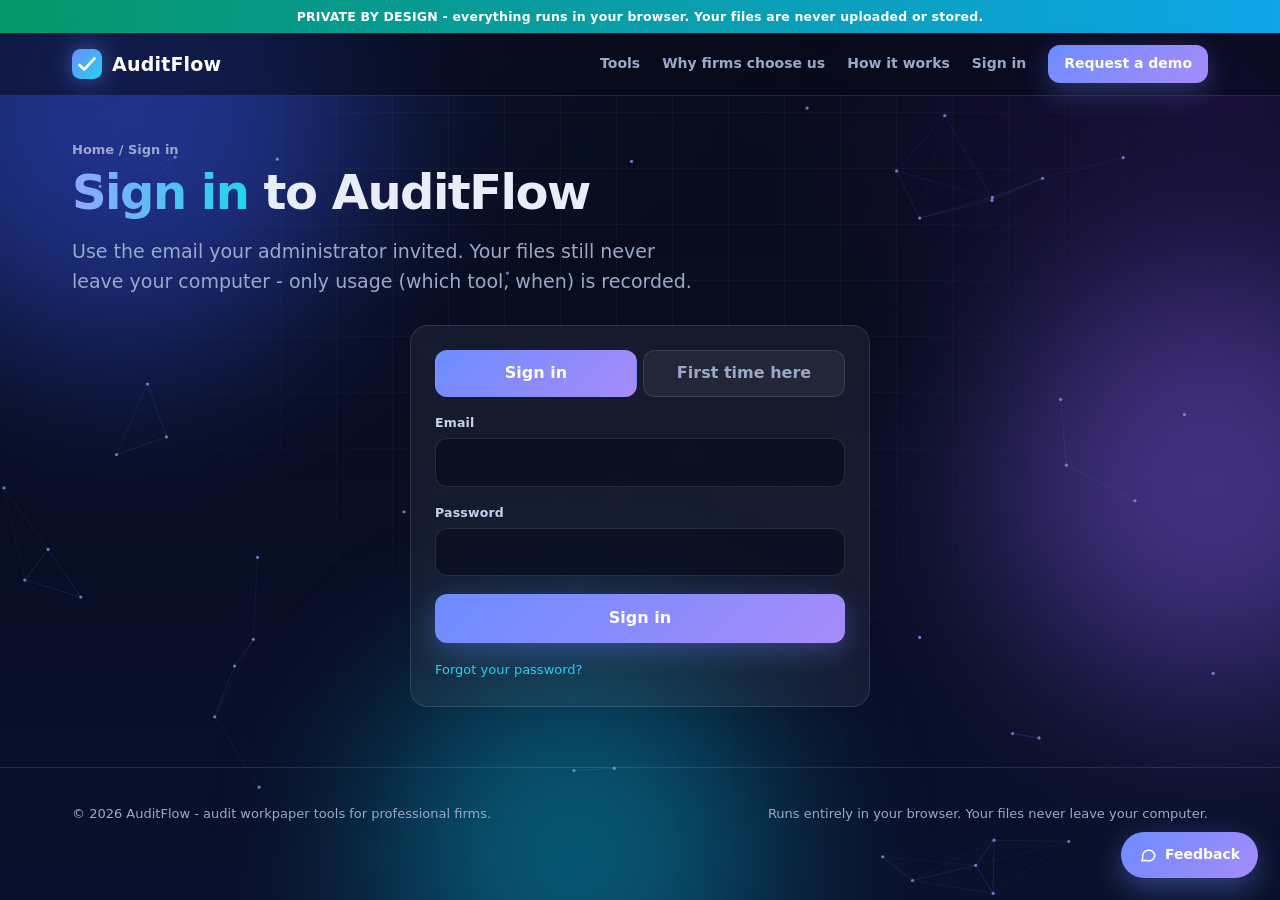
<file: tb-mapping.html>
<!doctype html><html lang="en"><head><meta charset="utf-8">
<meta name="viewport" content="width=device-width,initial-scale=1"><title>TB Mapping - AuditFlow</title>
<link rel="stylesheet" href="assets/app.css"></head><body>
<div class="bg"></div><div class="blob b1"></div><div class="blob b2"></div><div class="blob b3"></div><canvas id="net"></canvas>
<div class="trialbar" style="background:linear-gradient(90deg,#059669,#0ea5e9)">PRIVATE BY DESIGN - everything runs in your browser. Your files are never uploaded or stored.</div>
<header class="nav"><div class="in"><a class="logo" href="index.html"><svg width="30" height="30" viewBox="0 0 32 32"><defs><linearGradient id="lg" x1="0" y1="0" x2="1" y2="1"><stop offset="0" stop-color="#6c8cff"/><stop offset="1" stop-color="#22d3ee"/></linearGradient></defs><rect width="32" height="32" rx="9" fill="url(#lg)"/><path d="M8 17l5 5 11-12" fill="none" stroke="#fff" stroke-width="3" stroke-linecap="round" stroke-linejoin="round"/></svg> AuditFlow</a>
 <nav class="links"><a href="index.html#tools">Tools</a><a href="index.html#why">Why firms choose us</a><a href="index.html#how">How it works</a>
 <a class="btn sm" href="mailto:ca.mayankchopra@gmail.com?subject=Demo%20request">Request a demo</a></nav></div></header>

<div class="wrap"><div class="phead">
 <div class="crumb"><a href="index.html">All tools</a> / TB Mapping</div>
 <h1 class="rv"><span class="grad">TB</span> Mapping</h1>
 <p class="lead rv d1">Raw client trial balance in. Every account mapped to a standard FSLI category, with a confidence rating, a review list, and a file that drops straight into the Lead Schedule tool.
  <a href="#" data-pytemplate="tb_mapping" data-fname="Raw_TB_Template.xlsx">Download a sample raw trial balance</a> (Tally-style, with a few awkward ledgers).</p></div>
 <div class="layout">
 <form data-ajax data-tool="tb-mapping" data-steps='["Reading the trial balance","Matching against last year&#39;s mapping","Applying account name rules","Cross-checking ledger groups and balance direction","Building the review list"]'
       method="post" action="/tb-mapping/generate" enctype="multipart/form-data">
  <div class="err" id="err">None</div>
  
  <div class="panel rv"><h3><span class="sn">1</span> Client trial balance</h3>
   <p class="sub">Account name plus either one balance column or separate Debit and Credit columns. Account code, ledger group and PY balance are used when present.</p>
   <label class="drop"><input type="file" name="tb" accept=".xlsx,.xlsm,.csv" required>
    <div class="up"><svg viewBox="0 0 24 24" width="26" height="26" fill="none" stroke="#fff" stroke-width="2" stroke-linecap="round" stroke-linejoin="round"><path d="M12 16V4M7 9l5-5 5 5M4 20h16"/></svg></div><b>Drop the raw trial balance here</b><span>or click to browse - .xlsx or .csv</span></label></div>
  <div class="panel rv"><h3><span class="sn">2</span> Previous mapping <span style="font-size:12px;color:var(--mu);font-weight:600">(optional)</span></h3>
   <p class="sub">Last year's mapped TB, or the output of this tool. Accounts found in it are mapped exactly the same way (matched on code, then name).</p>
   <label class="drop"><input type="file" name="prev" accept=".xlsx,.xlsm,.csv">
    <div class="up"><svg viewBox="0 0 24 24" width="26" height="26" fill="none" stroke="#fff" stroke-width="2" stroke-linecap="round" stroke-linejoin="round"><path d="M12 16V4M7 9l5-5 5 5M4 20h16"/></svg></div><b>Drop last year's mapped TB here</b><span>or click to browse - skip if this is a new client</span></label></div>
  <div class="panel rv"><h3><span class="sn">3</span> Details</h3>
   <div class="two"><div><label class="f">Client name</label><input name="client" value="" required placeholder="ABC Industries Ltd."></div>
   <div><label class="f">Year ended (optional)</label><input type="date" name="year_end" value=""></div></div>
   <label class="f">If the TB has one balance column</label>
   <div class="seg" role="radiogroup"><label><input type="radio" name="convention" value="dr_pos" checked><span>Debit +, credit -</span></label><label><input type="radio" name="convention" value="cr_pos" ><span>Credit +, debit -</span></label></div>
   <label class="toggle" style="margin-top:14px"><input type="checkbox" name="drop_zero" ><i></i> Leave out accounts with nil balance in both years</label></div>
  <button class="btn submit" type="submit">Map the trial balance <svg viewBox="0 0 24 24" width="18" height="18" fill="none" stroke="currentColor" stroke-width="2.2" stroke-linecap="round" stroke-linejoin="round"><path d="M5 12h14M13 6l6 6-6 6"/></svg></button>
 </form>
 <aside class="side">
  <div class="panel sidecard rv d1"><h4>What you'll get</h4><ul class="ul">
   <li><svg viewBox="0 0 24 24" width="16" height="16" fill="none" stroke="currentColor" stroke-width="2.4" stroke-linecap="round" stroke-linejoin="round"><path d="M5 12.5l4.5 4.5L19 7"/></svg><span><b>TB sheet</b> in Lead Schedule format, ready to upload</span></li>
   <li><svg viewBox="0 0 24 24" width="16" height="16" fill="none" stroke="currentColor" stroke-width="2.4" stroke-linecap="round" stroke-linejoin="round"><path d="M5 12.5l4.5 4.5L19 7"/></svg><span><b>Confidence rating</b> on every account: High, Medium, Low or Unmapped</span></li>
   <li><svg viewBox="0 0 24 24" width="16" height="16" fill="none" stroke="currentColor" stroke-width="2.4" stroke-linecap="round" stroke-linejoin="round"><path d="M5 12.5l4.5 4.5L19 7"/></svg><span><b>Review sheet</b>, largest balances first, with the reason and the alternative</span></li>
   <li><svg viewBox="0 0 24 24" width="16" height="16" fill="none" stroke="currentColor" stroke-width="2.4" stroke-linecap="round" stroke-linejoin="round"><path d="M5 12.5l4.5 4.5L19 7"/></svg><span>Balance-direction checks, for example a credit in an asset</span></li>
   <li><svg viewBox="0 0 24 24" width="16" height="16" fill="none" stroke="currentColor" stroke-width="2.4" stroke-linecap="round" stroke-linejoin="round"><path d="M5 12.5l4.5 4.5L19 7"/></svg><span><b>Reusable mapping</b> for next year or the same client</span></li>
   <li><svg viewBox="0 0 24 24" width="16" height="16" fill="none" stroke="currentColor" stroke-width="2.4" stroke-linecap="round" stroke-linejoin="round"><path d="M5 12.5l4.5 4.5L19 7"/></svg><span>Suspense accounts flagged, never guessed</span></li></ul></div>
  <div class="panel sidecard rv d2"><h4>Nothing is stored</h4><p style="margin:0;color:var(--mu);font-size:13px">Everything runs in your browser - your file never leaves your computer.</p></div>
 </aside></div></div>

<footer><div class="wrap in"><span>&copy; 2026 AuditFlow - audit workpaper tools for professional firms.</span>
<span>Runs entirely in your browser. Your files never leave your computer.</span></div></footer>
<div class="ov" id="ov"><div class="mbox" id="ovbox"></div></div>
<button class="fbbtn" id="fbBtn" type="button" aria-label="Give feedback"><svg width="18" height="18" viewBox="0 0 24 24" fill="none" stroke="currentColor" stroke-width="2" stroke-linecap="round" stroke-linejoin="round"><path d="M21 12a8 8 0 0 1-11.6 7.1L4 20l1-4.6A8 8 0 1 1 21 12z"/></svg> Feedback</button>
<div class="ov" id="fb"><div class="mbox" style="text-align:left;width:min(480px,94vw)">
 <h3 style="margin:0 0 4px;font-size:22px">How is it going?</h3><p class="hint" style="margin:0 0 6px">Tell us what worked, what broke, or what to build next.</p>
 <div class="stars" id="stars"><button type="button" data-v="1" aria-label="1 stars">&#9733;</button><button type="button" data-v="2" aria-label="2 stars">&#9733;</button><button type="button" data-v="3" aria-label="3 stars">&#9733;</button><button type="button" data-v="4" aria-label="4 stars">&#9733;</button><button type="button" data-v="5" aria-label="5 stars">&#9733;</button></div>
 <div class="seg" style="margin-top:10px"><label><input type="radio" name="fbcat" value="Idea" checked><span>Idea</span></label><label><input type="radio" name="fbcat" value="Bug"><span>Bug</span></label><label><input type="radio" name="fbcat" value="Praise"><span>Praise</span></label><label><input type="radio" name="fbcat" value="Question"><span>Question</span></label></div>
 <label class="f">Your feedback</label><textarea id="fbmsg" rows="4" maxlength="2000" placeholder="What would make this more useful for your firm?"></textarea>
 <label class="f">Email or name (optional)</label><input id="fbcontact" maxlength="200" placeholder="Only if you want a reply">
 <div class="err" id="fberr"></div>
 <div style="display:flex;gap:10px;margin-top:16px"><button class="btn" id="fbsend" type="button" style="flex:1;justify-content:center">Send feedback</button><button class="btn ghost" id="fbclose" type="button">Close</button></div>
</div></div>
<script src="assets/config.js"></script>
<script src="assets/app.js"></script></body></html>
</file>
<file: assets/app.css>
:root{
  --bg:#060a18;--bg2:#0b1230;--card:rgba(255,255,255,.055);--card2:rgba(255,255,255,.09);--bd:rgba(255,255,255,.11);
  --tx:#e9edf8;--mu:#9aa8c9;--ac:#6c8cff;--ac2:#22d3ee;--ac3:#a78bfa;--ok:#34d399;--wa:#fbbf24;--bad:#fb7185;
  --r:18px;--sh:0 20px 60px rgba(0,0,0,.45);
}
*{box-sizing:border-box}
html{scroll-behavior:smooth}
body{margin:0;font-family:Inter,"Segoe UI",system-ui,-apple-system,Roboto,Arial,sans-serif;color:var(--tx);background:var(--bg);
  min-height:100vh;overflow-x:hidden;line-height:1.55}
a{color:var(--ac2);text-decoration:none}a:hover{text-decoration:underline}
/* ---------- animated backdrop */
.bg{position:fixed;inset:0;z-index:-2;background:radial-gradient(1200px 700px at 15% -10%,#1b2a6b55,transparent 60%),
  radial-gradient(900px 600px at 95% 10%,#4b1d8f44,transparent 55%),linear-gradient(180deg,var(--bg),var(--bg2) 120%)}
.bg::after{content:"";position:absolute;inset:0;background-image:linear-gradient(rgba(255,255,255,.035) 1px,transparent 1px),
  linear-gradient(90deg,rgba(255,255,255,.035) 1px,transparent 1px);background-size:56px 56px;
  mask-image:radial-gradient(ellipse at 50% 20%,#000 20%,transparent 75%)}
.blob{position:fixed;z-index:-1;border-radius:50%;filter:blur(90px);opacity:.45;animation:float 18s ease-in-out infinite}
.b1{width:480px;height:480px;background:#3b5bff;top:-120px;left:-120px}
.b2{width:420px;height:420px;background:#8b5cf6;top:30%;right:-140px;animation-delay:-6s}
.b3{width:380px;height:380px;background:#06b6d4;bottom:-140px;left:30%;animation-delay:-11s}
@keyframes float{0%,100%{transform:translate(0,0) scale(1)}33%{transform:translate(40px,-30px) scale(1.08)}66%{transform:translate(-30px,40px) scale(.95)}}
#net{position:fixed;inset:0;z-index:-1;pointer-events:none}
/* ---------- nav */
.nav{position:sticky;top:0;z-index:50;backdrop-filter:blur(14px);background:rgba(6,10,24,.55);border-bottom:1px solid var(--bd)}
.nav .in{max-width:1180px;margin:0 auto;padding:12px 22px;display:flex;align-items:center;gap:26px}
.logo{display:flex;align-items:center;gap:10px;font-weight:800;font-size:19px;color:#fff;letter-spacing:.2px}
.logo:hover{text-decoration:none}
.logo svg{filter:drop-shadow(0 0 12px #6c8cff88)}
.nav .links{display:flex;gap:22px;margin-left:auto;align-items:center}
.nav .links a{color:var(--mu);font-size:14px;font-weight:600;transition:.2s}.nav .links a:hover{color:#fff;text-decoration:none}
@media(max-width:760px){.nav .links a:not(.btn){display:none}}
/* ---------- buttons */
.btn{position:relative;display:inline-flex;align-items:center;gap:8px;border:0;cursor:pointer;font:inherit;font-weight:700;
  padding:12px 22px;border-radius:12px;color:#fff;background:linear-gradient(135deg,var(--ac),var(--ac3));overflow:hidden;
  box-shadow:0 8px 28px #6c8cff55;transition:transform .2s,box-shadow .2s}
.btn:hover{transform:translateY(-2px);box-shadow:0 14px 36px #6c8cff77;text-decoration:none}
.btn::after{content:"";position:absolute;top:0;left:-120%;width:60%;height:100%;background:linear-gradient(100deg,transparent,rgba(255,255,255,.35),transparent);
  transform:skewX(-20deg);animation:shine 3.4s ease-in-out infinite}
@keyframes shine{0%,55%{left:-120%}100%{left:160%}}
.btn.ghost{background:var(--card);border:1px solid var(--bd);box-shadow:none;color:var(--tx)}
.btn.ghost::after{display:none}.btn.sm{padding:8px 16px;font-size:14px}.btn.lg{padding:15px 30px;font-size:16px}
/* ---------- layout / reveal */
.wrap{max-width:1180px;margin:0 auto;padding:0 22px}
section{padding:70px 0}
.rv{opacity:0;transform:translateY(28px);transition:opacity .8s cubic-bezier(.2,.7,.2,1),transform .8s cubic-bezier(.2,.7,.2,1)}
.rv.in{opacity:1;transform:none}
.d1{transition-delay:.08s}.d2{transition-delay:.16s}.d3{transition-delay:.24s}.d4{transition-delay:.32s}.d5{transition-delay:.4s}
.pill{display:inline-flex;gap:8px;align-items:center;padding:6px 14px;border-radius:99px;background:var(--card);border:1px solid var(--bd);
  color:var(--mu);font-size:13px;font-weight:600}
.pill i{width:8px;height:8px;border-radius:50%;background:var(--ok);box-shadow:0 0 0 0 #34d39988;animation:ping 2s infinite}
@keyframes ping{70%{box-shadow:0 0 0 10px #34d39900}100%{box-shadow:0 0 0 0 #34d39900}}
.grad{background:linear-gradient(90deg,#8fa8ff,#22d3ee,#a78bfa,#8fa8ff);background-size:300% 100%;-webkit-background-clip:text;background-clip:text;
  color:transparent;animation:gmove 7s linear infinite}
@keyframes gmove{to{background-position:300% 0}}
h1{font-size:clamp(36px,6vw,66px);line-height:1.04;margin:18px 0;letter-spacing:-1.5px;font-weight:800}
h2{font-size:clamp(26px,3.6vw,40px);letter-spacing:-.8px;margin:0 0 10px;font-weight:800}
.lead{color:var(--mu);font-size:clamp(16px,1.6vw,19px);max-width:620px}
.center{text-align:center}.center .lead{margin:0 auto}
/* ---------- hero */
.hero{padding:70px 0 40px}
.hero .g{display:grid;grid-template-columns:1.05fr .95fr;gap:40px;align-items:center}
@media(max-width:940px){.hero .g{grid-template-columns:1fr}}
.word{display:inline-block;min-width:1ch;animation:wordin .6s cubic-bezier(.2,.7,.2,1)}
@keyframes wordin{from{opacity:0;transform:translateY(18px) scale(.96);filter:blur(6px)}to{opacity:1;transform:none;filter:none}}
.cta-row{display:flex;gap:14px;flex-wrap:wrap;margin-top:28px}
.trust{display:flex;gap:22px;flex-wrap:wrap;margin-top:30px;color:var(--mu);font-size:13px;font-weight:600}
.trust span{display:flex;align-items:center;gap:7px}.trust svg{color:var(--ok)}
/* mock window */
.mock{position:relative;background:linear-gradient(160deg,rgba(255,255,255,.1),rgba(255,255,255,.03));border:1px solid var(--bd);border-radius:20px;
  box-shadow:var(--sh);padding:16px;animation:bob 7s ease-in-out infinite;transform-style:preserve-3d}
@keyframes bob{0%,100%{transform:translateY(0) rotate(-.6deg)}50%{transform:translateY(-14px) rotate(.6deg)}}
.mock .bar{display:flex;gap:6px;margin-bottom:12px}.mock .bar i{width:10px;height:10px;border-radius:50%;background:#ff5f57}
.mock .bar i:nth-child(2){background:#febc2e}.mock .bar i:nth-child(3){background:#28c840}
.mock .t{font-size:12px;color:var(--mu);margin:0 0 10px;font-weight:600;letter-spacing:.4px;text-transform:uppercase}
.mrow{display:grid;grid-template-columns:34px 1fr 74px 54px;gap:10px;align-items:center;padding:9px 10px;border-radius:10px;font-size:13px;
  opacity:0;animation:rowin .6s forwards}
.mrow:nth-child(odd){background:rgba(255,255,255,.04)}
.mrow b{color:var(--ac2);font-weight:700}.mrow .n{text-align:right;font-variant-numeric:tabular-nums}
.bargraph{height:6px;border-radius:9px;background:rgba(255,255,255,.08);overflow:hidden}
.bargraph i{display:block;height:100%;width:0;border-radius:9px;background:linear-gradient(90deg,var(--ac),var(--ac2));animation:fill 1.6s .6s forwards cubic-bezier(.2,.7,.2,1)}
@keyframes rowin{to{opacity:1}}@keyframes fill{to{width:var(--w)}}
.chip{font-size:11px;font-weight:700;padding:3px 9px;border-radius:99px;text-align:center}
.chip.ok{background:#34d39922;color:var(--ok);border:1px solid #34d39955}.chip.ex{background:#fbbf2422;color:var(--wa);border:1px solid #fbbf2455}
.float-chip{position:absolute;background:rgba(10,16,40,.9);border:1px solid var(--bd);border-radius:14px;padding:10px 14px;font-size:12px;font-weight:700;
  display:flex;gap:9px;align-items:center;box-shadow:var(--sh);animation:bob2 5s ease-in-out infinite}
.float-chip.a{left:-26px;bottom:34px}.float-chip.b{right:-18px;top:62px;animation-delay:-2s}
.float-chip svg{color:var(--ok)}
@keyframes bob2{0%,100%{transform:translateY(0)}50%{transform:translateY(-10px)}}
@media(max-width:600px){.float-chip.a{left:-6px}.float-chip.b{right:-6px}}
/* ---------- stats */
.stats{display:grid;grid-template-columns:repeat(4,1fr);gap:16px}
@media(max-width:760px){.stats{grid-template-columns:repeat(2,1fr)}}
.stat{padding:26px 18px;text-align:center;border-radius:var(--r);background:var(--card);border:1px solid var(--bd)}
.stat b{display:block;font-size:42px;font-weight:800;letter-spacing:-1px;background:linear-gradient(135deg,#fff,var(--ac2));-webkit-background-clip:text;background-clip:text;color:transparent}
.stat span{color:var(--mu);font-size:13px;font-weight:600}
/* ---------- tool cards */
.tools{display:grid;grid-template-columns:repeat(auto-fill,minmax(270px,1fr));gap:20px;margin-top:34px}
.card{position:relative;border-radius:var(--r);background:var(--card);border:1px solid var(--bd);padding:26px;overflow:hidden;
  transition:transform .25s ease,border-color .25s,box-shadow .25s;transform-style:preserve-3d;will-change:transform}
.card::before{content:"";position:absolute;inset:0;background:radial-gradient(380px circle at var(--mx,50%) var(--my,0%),rgba(108,140,255,.22),transparent 45%);
  opacity:0;transition:opacity .3s;pointer-events:none}
.card:hover{border-color:rgba(108,140,255,.55);box-shadow:0 24px 60px rgba(40,70,200,.28)}
.card:hover::before{opacity:1}
a.card{color:inherit;display:block}a.card:hover{text-decoration:none}
.ic{width:58px;height:58px;border-radius:16px;display:grid;place-items:center;margin-bottom:18px;color:#fff;position:relative;
  background:linear-gradient(135deg,var(--ac),var(--ac3));box-shadow:0 10px 28px #6c8cff55}
.ic::after{content:"";position:absolute;inset:-5px;border-radius:20px;border:1.5px solid #6c8cff66;animation:ring 2.8s infinite}
@keyframes ring{0%{transform:scale(.92);opacity:.9}100%{transform:scale(1.25);opacity:0}}
.ic svg{width:28px;height:28px}
.card h3{margin:0 0 6px;font-size:20px;letter-spacing:-.3px}.card p{margin:0;color:var(--mu);font-size:14px}
.tags{display:flex;gap:6px;flex-wrap:wrap;margin:14px 0 18px}.tags span{font-size:11px;font-weight:700;padding:3px 9px;border-radius:99px;background:rgba(255,255,255,.07);color:#c5d0ee}
.go{display:inline-flex;align-items:center;gap:8px;font-weight:700;color:var(--ac2);font-size:14px}
.go svg{transition:transform .25s}.card:hover .go svg{transform:translateX(6px)}
.card.soon{opacity:.62}.card.soon .ic{background:linear-gradient(135deg,#334,#445);box-shadow:none}.card.soon .ic::after{display:none}
.badge{position:absolute;top:18px;right:18px;font-size:11px;font-weight:800;letter-spacing:.5px;padding:4px 10px;border-radius:99px;color:#fff;
  background:linear-gradient(90deg,#fbbf24,#fb7185);background-size:200%;animation:gmove 4s linear infinite}
.badge.live{background:linear-gradient(90deg,#34d399,#22d3ee)}
/* ---------- features / steps */
.feats{display:grid;grid-template-columns:repeat(auto-fit,minmax(280px,1fr));gap:18px;margin-top:34px}
.feat{padding:24px;border-radius:var(--r);background:var(--card);border:1px solid var(--bd);transition:.25s}
.feat:hover{transform:translateY(-6px);background:var(--card2)}
.feat svg{width:30px;height:30px;color:var(--ac2);margin-bottom:12px}.feat h4{margin:0 0 6px;font-size:17px}.feat p{margin:0;color:var(--mu);font-size:14px}
.steps{display:grid;grid-template-columns:repeat(3,1fr);gap:20px;margin-top:40px;position:relative}
@media(max-width:800px){.steps{grid-template-columns:1fr}}
.step{text-align:center;padding:10px 20px;position:relative}
.step .no{width:62px;height:62px;border-radius:50%;margin:0 auto 14px;display:grid;place-items:center;font-size:24px;font-weight:800;
  background:linear-gradient(135deg,var(--ac),var(--ac3));box-shadow:0 0 0 8px #6c8cff22,0 12px 30px #6c8cff55;animation:pulse 3s infinite}
@keyframes pulse{50%{box-shadow:0 0 0 14px #6c8cff11,0 12px 30px #6c8cff55}}
.step h4{margin:0 0 6px;font-size:18px}.step p{margin:0;color:var(--mu);font-size:14px}
@media(min-width:801px){.step:not(:last-child)::after{content:"";position:absolute;top:31px;left:calc(50% + 46px);width:calc(100% - 92px);height:2px;
  background:repeating-linear-gradient(90deg,var(--ac) 0 8px,transparent 8px 16px);animation:dash 1.2s linear infinite;background-size:16px 2px}}
@keyframes dash{to{background-position:16px 0}}
/* ---------- CTA / footer */
.ctab{border-radius:26px;padding:56px 28px;text-align:center;border:1px solid var(--bd);position:relative;overflow:hidden;
  background:linear-gradient(135deg,rgba(108,140,255,.22),rgba(167,139,250,.16),rgba(34,211,238,.12));background-size:200% 200%;animation:gmove2 9s ease infinite}
@keyframes gmove2{50%{background-position:100% 50%}}
footer{padding:36px 0 50px;color:var(--mu);font-size:13px;border-top:1px solid var(--bd);margin-top:60px}
footer .in{display:flex;justify-content:space-between;gap:16px;flex-wrap:wrap}
/* ---------- tool pages */
.crumb{font-size:13px;color:var(--mu);font-weight:600;margin-bottom:6px}.crumb a{color:var(--mu)}.crumb a:hover{color:#fff}
.phead{padding:44px 0 10px}.phead h1{font-size:clamp(30px,4.4vw,48px);margin:8px 0 8px}
.layout{display:grid;grid-template-columns:minmax(0,1fr) 340px;gap:26px;align-items:start;padding:20px 0 60px}
@media(max-width:980px){.layout{grid-template-columns:1fr}}
.side{position:sticky;top:84px;display:grid;gap:18px}
@media(max-width:980px){.side{position:static}}
.panel{border-radius:var(--r);background:var(--card);border:1px solid var(--bd);padding:24px;margin-bottom:18px;backdrop-filter:blur(8px)}
.panel>h3{margin:0 0 4px;display:flex;align-items:center;gap:12px;font-size:18px}
.panel>h3 .sn{width:30px;height:30px;border-radius:50%;display:grid;place-items:center;font-size:14px;background:linear-gradient(135deg,var(--ac),var(--ac3));box-shadow:0 6px 16px #6c8cff55}
.panel .sub{color:var(--mu);font-size:13px;margin:0 0 6px}
label.f{display:block;font-size:12.5px;font-weight:700;color:#c7d2ee;margin:16px 0 6px;letter-spacing:.2px}
.hint{font-size:12px;color:var(--mu);margin-top:5px}
input[type=text],input[type=number],input[type=date],input[type=email],input[type=password],input:not([type]),select,textarea{width:100%;padding:12px 14px;border-radius:12px;color:var(--tx);font:inherit;font-size:14.5px;
  background:rgba(8,12,30,.65);border:1px solid var(--bd);outline:none;transition:.2s;color-scheme:dark}
input:focus,select:focus,textarea:focus{border-color:var(--ac);box-shadow:0 0 0 4px #6c8cff2e}
.two{display:grid;grid-template-columns:1fr 1fr;gap:14px}@media(max-width:620px){.two{grid-template-columns:1fr}}
.drop{position:relative;display:block;border:2px dashed rgba(255,255,255,.22);border-radius:16px;padding:30px 20px;text-align:center;cursor:pointer;
  transition:.25s;background:rgba(255,255,255,.025)}
.drop:hover,.drop.over{border-color:var(--ac2);background:rgba(34,211,238,.07);transform:scale(1.01)}
.drop input{position:absolute;inset:0;width:100%;height:100%;opacity:0;cursor:pointer}
.drop .up{width:54px;height:54px;margin:0 auto 10px;border-radius:50%;display:grid;place-items:center;background:linear-gradient(135deg,var(--ac),var(--ac2));
  animation:bob2 3s ease-in-out infinite}
.drop b{display:block;font-size:15px}.drop span{color:var(--mu);font-size:12.5px}
.drop.has{border-style:solid;border-color:var(--ok);background:rgba(52,211,153,.07)}
.drop.has .up{background:linear-gradient(135deg,#10b981,#34d399);animation:pop .5s}
@keyframes pop{0%{transform:scale(.4)}70%{transform:scale(1.15)}100%{transform:scale(1)}}
.seg{display:flex;flex-wrap:wrap;gap:6px;padding:5px;border-radius:14px;background:rgba(8,12,30,.65);border:1px solid var(--bd)}
.seg label{flex:1 1 auto;cursor:pointer;margin:0}.seg input{position:absolute;opacity:0;pointer-events:none}
.seg span{display:block;text-align:center;padding:9px 12px;border-radius:10px;font-size:13px;font-weight:700;color:var(--mu);transition:.2s;white-space:nowrap}
.seg span:hover{color:#fff;background:rgba(255,255,255,.06)}
.seg input:checked+span{color:#fff;background:linear-gradient(135deg,var(--ac),var(--ac3));box-shadow:0 6px 18px #6c8cff55}
.seg input:focus-visible+span{outline:2px solid var(--ac2)}
.toggle{display:flex;align-items:center;gap:12px;margin-top:16px;cursor:pointer;font-size:14px;color:#d4dcf2}
.toggle input{position:absolute;opacity:0}
.toggle i{position:relative;width:44px;height:25px;border-radius:99px;background:rgba(255,255,255,.14);transition:.25s;flex:none}
.toggle i::after{content:"";position:absolute;top:3px;left:3px;width:19px;height:19px;border-radius:50%;background:#fff;transition:.25s}
.toggle input:checked+i{background:linear-gradient(135deg,var(--ac),var(--ac3))}.toggle input:checked+i::after{left:22px}
.mgrid{display:grid;grid-template-columns:repeat(auto-fit,minmax(190px,1fr));gap:12px;margin-top:6px}
.mc{position:relative;cursor:pointer;display:block;border-radius:14px;padding:16px;background:rgba(8,12,30,.55);border:1px solid var(--bd);transition:.25s}
.mc input{position:absolute;opacity:0}.mc:hover{transform:translateY(-3px);border-color:#6c8cff88}
.mc b{display:block;font-size:15px;margin-bottom:4px}.mc span{font-size:12px;color:var(--mu)}
.mc:has(input:checked){border-color:var(--ac);background:linear-gradient(160deg,rgba(108,140,255,.25),rgba(167,139,250,.12));box-shadow:0 10px 30px #6c8cff33}
.mc:has(input:checked)::after{content:"\2713";position:absolute;top:10px;right:12px;width:22px;height:22px;border-radius:50%;display:grid;place-items:center;
  font-size:13px;font-weight:800;background:var(--ok);color:#052;animation:pop .4s}
.submit{width:100%;justify-content:center;margin-top:8px;padding:17px;font-size:17px}
.err{display:none;margin-bottom:16px;padding:14px 18px;border-radius:14px;background:rgba(251,113,133,.12);border:1px solid rgba(251,113,133,.45);color:#ffc9d1;font-size:14px}
.err.show{display:block;animation:shake .5s}
@keyframes shake{20%,60%{transform:translateX(-8px)}40%,80%{transform:translateX(8px)}}
.sidecard h4{margin:0 0 12px;font-size:15px}
.ul{list-style:none;margin:0;padding:0;display:grid;gap:9px}
.ul li{display:flex;gap:10px;font-size:13.5px;color:#cdd7f1;opacity:0;animation:rowin .5s forwards}
.ul li svg{flex:none;color:var(--ok);margin-top:2px}
.ul li:nth-child(1){animation-delay:.2s}.ul li:nth-child(2){animation-delay:.35s}.ul li:nth-child(3){animation-delay:.5s}.ul li:nth-child(4){animation-delay:.65s}
.ul li:nth-child(5){animation-delay:.8s}.ul li:nth-child(6){animation-delay:.95s}.ul li:nth-child(7){animation-delay:1.1s}
/* gauge */
.gauge{display:flex;gap:18px;align-items:center}
.ringw{position:relative;width:104px;height:104px;flex:none}.ringw svg{transform:rotate(-90deg)}
.ringw circle{fill:none;stroke-width:9;stroke-linecap:round}
.ringw .bgc{stroke:rgba(255,255,255,.09)}.ringw .fgc{stroke:url(#gg);transition:stroke-dashoffset 1s cubic-bezier(.2,.7,.2,1)}
.ringw b{position:absolute;inset:0;display:grid;place-items:center;font-size:22px}
.kv{display:grid;gap:8px;font-size:13px;flex:1}.kv div{display:flex;justify-content:space-between;border-bottom:1px dashed rgba(255,255,255,.1);padding-bottom:5px}
.kv span{color:var(--mu)}.kv b{font-weight:700}
.rmm{padding:3px 10px;border-radius:99px;font-size:12px;font-weight:800;transition:.3s}
.rmm.High{background:#fb718533;color:#fda4af}.rmm.Moderate{background:#fbbf2433;color:#fde68a}.rmm.Low{background:#34d39933;color:#6ee7b7}
/* overlay + modal */
.ov{position:fixed;inset:0;z-index:200;display:none;place-items:center;background:rgba(4,7,18,.82);backdrop-filter:blur(10px)}
.ov.show{display:grid;animation:fade .3s}
@keyframes fade{from{opacity:0}}
.mbox{width:min(460px,92vw);border-radius:24px;padding:34px 30px;text-align:center;background:linear-gradient(160deg,rgba(20,30,70,.95),rgba(10,16,40,.97));
  border:1px solid var(--bd);box-shadow:var(--sh);animation:zoom .4s cubic-bezier(.2,.9,.3,1.2)}
@keyframes zoom{from{opacity:0;transform:scale(.88) translateY(20px)}}
.spin{width:84px;height:84px;margin:0 auto 18px;border-radius:50%;border:5px solid rgba(255,255,255,.1);border-top-color:var(--ac2);border-right-color:var(--ac);animation:rot 1s linear infinite}
@keyframes rot{to{transform:rotate(360deg)}}
.pbar{height:7px;border-radius:9px;background:rgba(255,255,255,.1);overflow:hidden;margin:18px 0 12px}
.pbar i{display:block;height:100%;width:0;background:linear-gradient(90deg,var(--ac),var(--ac2),var(--ac3));background-size:200%;animation:gmove 1.4s linear infinite;transition:width .6s}
.stl{display:grid;gap:7px;text-align:left;font-size:14px;margin-top:14px}
.stl div{display:flex;gap:10px;align-items:center;color:var(--mu);transition:.3s}
.stl div.act{color:#fff}.stl div.done{color:var(--ok)}
.stl div::before{content:"";width:9px;height:9px;border-radius:50%;background:currentColor;opacity:.5;flex:none}
.stl div.act::before{animation:ping 1s infinite;opacity:1;box-shadow:0 0 0 0 #fff8}.stl div.done::before{opacity:1}
.okic{width:92px;height:92px;margin:0 auto 14px}
.okic circle{fill:none;stroke:var(--ok);stroke-width:5;stroke-dasharray:290;stroke-dashoffset:290;animation:draw .7s forwards}
.okic path{fill:none;stroke:var(--ok);stroke-width:6;stroke-linecap:round;stroke-linejoin:round;stroke-dasharray:60;stroke-dashoffset:60;animation:draw .5s .6s forwards}
@keyframes draw{to{stroke-dashoffset:0}}
.sum{display:grid;grid-template-columns:1fr 1fr;gap:10px;margin:18px 0 22px}
.sum div{padding:12px;border-radius:12px;background:rgba(255,255,255,.06);font-size:12px;color:var(--mu)}
.sum b{display:block;color:#fff;font-size:20px}
.cf{position:fixed;top:-12px;width:9px;height:14px;z-index:300;pointer-events:none;animation:fall linear forwards}
@keyframes fall{to{transform:translateY(105vh) rotate(720deg);opacity:.9}}
@media(prefers-reduced-motion:reduce){*,*::before,*::after{animation:none!important;transition:none!important}.rv{opacity:1;transform:none}.mrow{opacity:1}.bargraph i{width:var(--w)}#net{display:none}}
.nav .links a.btn{color:#fff}.nav .links a.btn:hover{color:#fff}
.float-chip.b{top:-22px;right:-10px}
@media(max-width:600px){.float-chip{display:none}}

.trialbar{background:linear-gradient(90deg,#f59e0b,#ef4444);color:#fff;text-align:center;font-size:12.5px;font-weight:700;padding:7px 12px;letter-spacing:.2px}
.fbbtn{position:fixed;right:22px;bottom:22px;z-index:90;display:flex;gap:8px;align-items:center;border:0;cursor:pointer;font:inherit;font-weight:700;font-size:14px;color:#fff;
  padding:12px 18px;border-radius:99px;background:linear-gradient(135deg,var(--ac),var(--ac3));box-shadow:0 10px 30px #6c8cff66;transition:.2s}
.fbbtn:hover{transform:translateY(-3px) scale(1.04)}
.stars{display:flex;gap:4px;margin:8px 0 2px}
.stars button{background:none;border:0;font-size:32px;line-height:1;cursor:pointer;color:rgba(255,255,255,.2);transition:.15s;padding:0 2px}
.stars button.on{color:var(--wa);text-shadow:0 0 14px #fbbf2488;transform:scale(1.12)}
textarea{resize:vertical}

/* ---------- pilot: sign-in, credits, dashboard ---------- */
html.af-wait form[data-ajax]{visibility:hidden}
.mbox{max-height:92vh;overflow:auto}
.afchip{display:inline-flex;align-items:center;gap:12px}
.afcr{padding:4px 11px;border-radius:999px;background:rgba(108,140,255,.16);border:1px solid var(--bd);font-size:12.5px;font-weight:700;color:#cdd8ff;white-space:nowrap}
.afcr.low{color:var(--wa);border-color:#fbbf2466}.afcr.zero{color:var(--bad);border-color:#fb718566}
.afnote{margin-top:10px;font-size:13px;color:var(--mu)}.afnote b{color:#e9edf8}
.aftime{margin-top:16px;padding:14px 16px;border-radius:14px;background:rgba(255,255,255,.045);border:1px solid var(--bd);text-align:left}
.aftime h4{margin:0 0 2px;font-size:14px}.aftime .stars button{font-size:24px}
.afbox{max-width:460px;margin:0 auto}
.afbox .tabs{display:flex;gap:6px;margin-bottom:6px}
.afbox .tabs button{flex:1;border:1px solid var(--bd);background:var(--card);color:var(--mu);border-radius:12px;padding:10px;font:inherit;font-weight:700;cursor:pointer}
.afbox .tabs button.on{color:#fff;background:linear-gradient(135deg,var(--ac),var(--ac3));border-color:transparent}
.aflink{background:none;border:0;color:var(--ac2);cursor:pointer;font:inherit;font-size:13px;padding:0}
.afgrid{display:grid;grid-template-columns:repeat(auto-fit,minmax(146px,1fr));gap:14px;margin-bottom:18px}
.afstat{padding:16px 18px;border-radius:16px;background:var(--card);border:1px solid var(--bd)}
.afstat b{display:block;font-size:26px;line-height:1.2}.afstat span{font-size:12.5px;color:var(--mu)}
.afstat small{display:block;font-size:11.5px;color:var(--mu);margin-top:2px}
.tscroll{overflow-x:auto;margin:0 -6px}
.aftable{width:100%;border-collapse:collapse;font-size:13.5px}
.aftable th{font-size:11.5px;text-transform:uppercase;letter-spacing:.5px;color:var(--mu);text-align:left;padding:8px 10px;border-bottom:1px solid var(--bd);white-space:nowrap}
.aftable td{padding:10px;border-bottom:1px solid rgba(255,255,255,.06);vertical-align:middle;white-space:nowrap}
.aftable td.wr{white-space:normal;min-width:220px}.aftable .num{text-align:right}
.aftable input{width:90px;padding:7px 9px;font-size:13px;border-radius:9px}
.afpill{display:inline-block;padding:2px 9px;border-radius:999px;font-size:11.5px;font-weight:700;border:1px solid var(--bd);color:var(--mu)}
.afpill.ok{color:var(--ok);border-color:#34d39955}.afpill.bad{color:var(--bad);border-color:#fb718555}.afpill.wa{color:var(--wa);border-color:#fbbf2455}
.aftabs{display:flex;gap:6px;flex-wrap:wrap;margin:0 0 18px}
.aftabs button{border:1px solid var(--bd);background:var(--card);color:var(--mu);border-radius:12px;padding:9px 16px;font:inherit;font-weight:700;cursor:pointer}
.aftabs button.on{color:#fff;background:linear-gradient(135deg,var(--ac),var(--ac3));border-color:transparent}
.afsm{padding:6px 12px;font-size:12.5px;border-radius:10px;border:1px solid var(--bd);background:var(--card);color:var(--tx);cursor:pointer;font:inherit;font-weight:600}
.afsm:hover{background:var(--card2)}.afsm.bad{color:var(--bad)}
.afrow{display:flex;gap:10px;flex-wrap:wrap;align-items:flex-end}.afrow>div{flex:1 1 150px}
.affb{padding:14px 16px;border-radius:14px;background:var(--card);border:1px solid var(--bd);margin-bottom:10px}
.affb .m{font-size:12px;color:var(--mu);margin-bottom:4px}.affb p{margin:0;font-size:14px}
.afwarn{padding:12px 16px;border-radius:12px;background:rgba(251,191,36,.1);border:1px solid #fbbf2455;color:#ffe9a8;font-size:13.5px;margin-bottom:16px}
@media(max-width:700px){.nav .links .afchip a:not(:first-child){display:none}}
.aftable input[data-cr]{width:62px}

/* feedback publishing + home-page testimonials */
.affb.pub{border-color:var(--ok,#34d399);box-shadow:0 0 0 1px var(--ok,#34d399) inset}
.affbrow{display:flex;gap:14px;align-items:flex-start;justify-content:space-between}.affbrow p{flex:1;min-width:0;overflow-wrap:anywhere}.affbrow .afsm{flex:0 0 auto}
.afsm.pubbtn{background:linear-gradient(135deg,var(--ac),var(--ac2));color:#fff;border-color:transparent}
.aftest{align-items:stretch}.aftest figure{margin:0}.aftest .aftst{color:#fbbf24;letter-spacing:2px;margin-bottom:10px;font-size:15px;min-height:18px}
.aftest blockquote{margin:0 0 14px;font-size:15px;line-height:1.55;color:var(--tx);overflow-wrap:anywhere}.aftest figcaption{font-size:13px;color:var(--mu)}.aftest figcaption b{color:var(--tx)}
</file>
